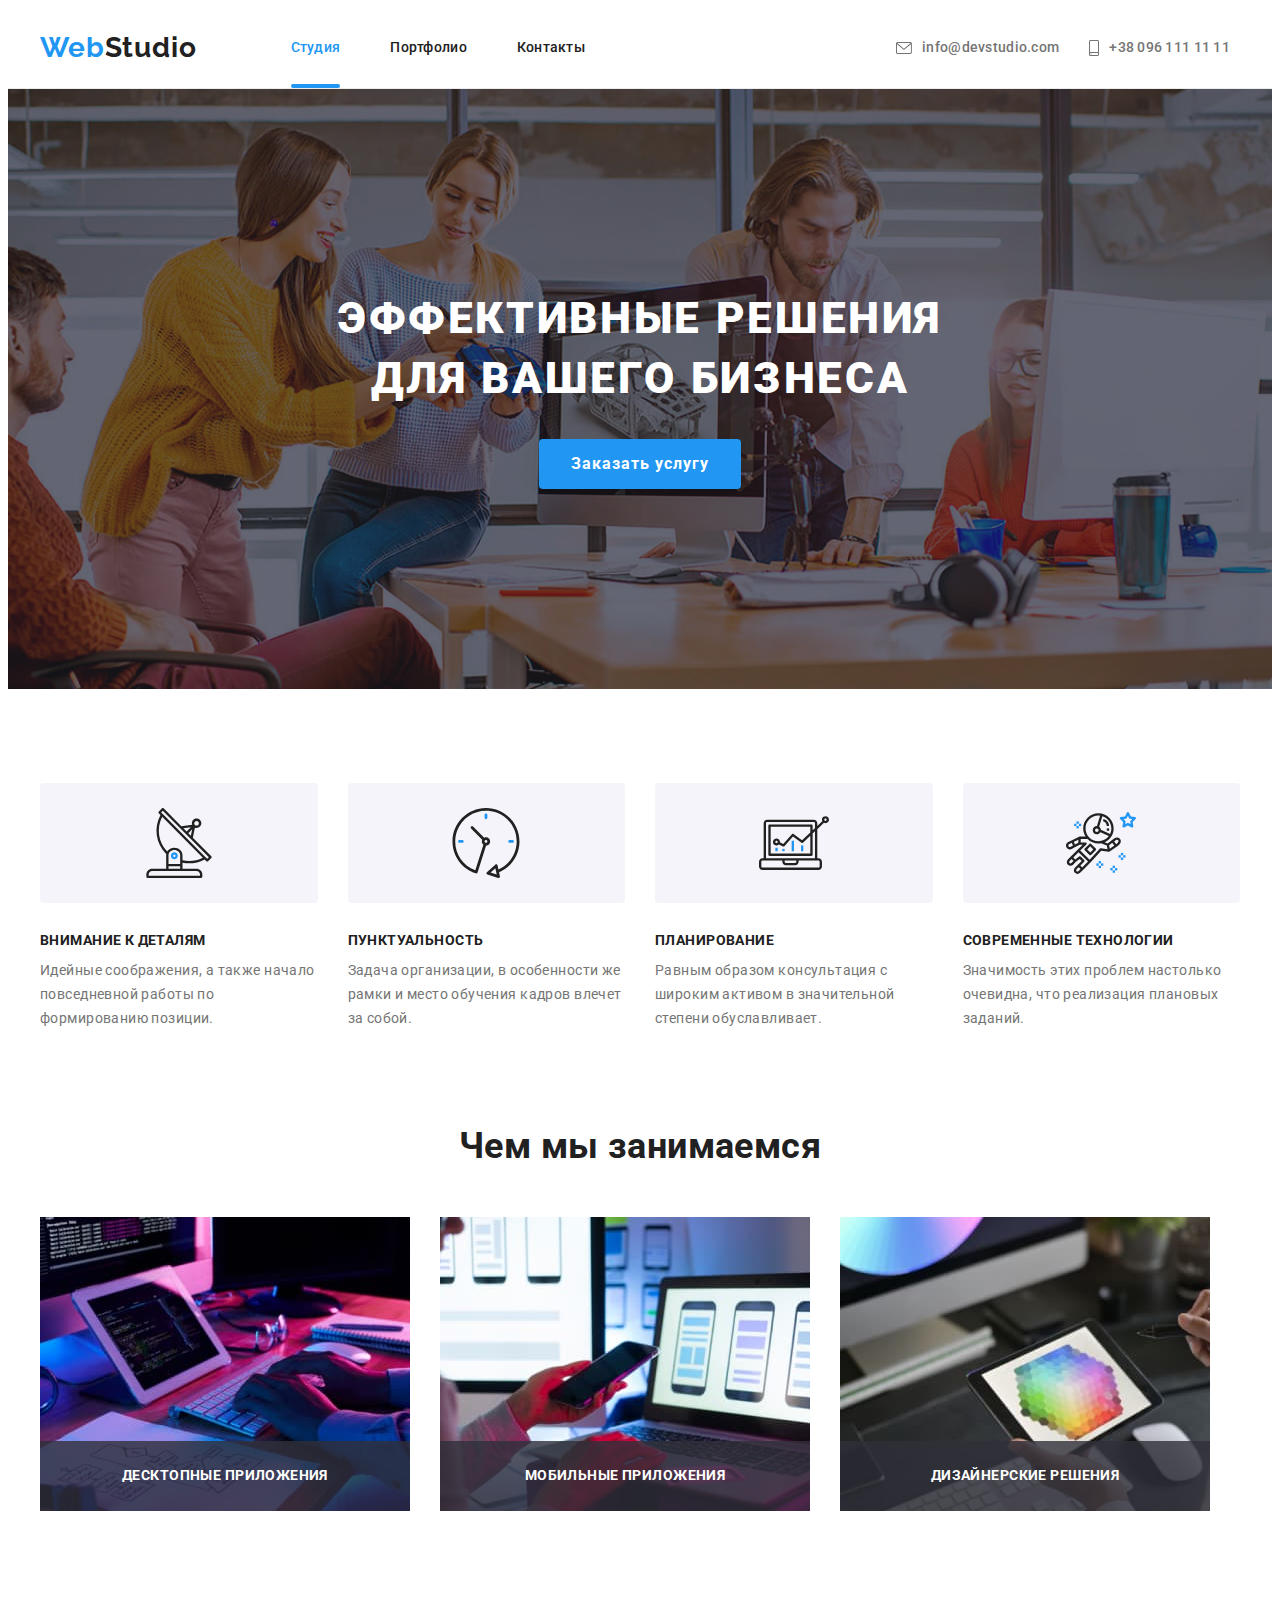
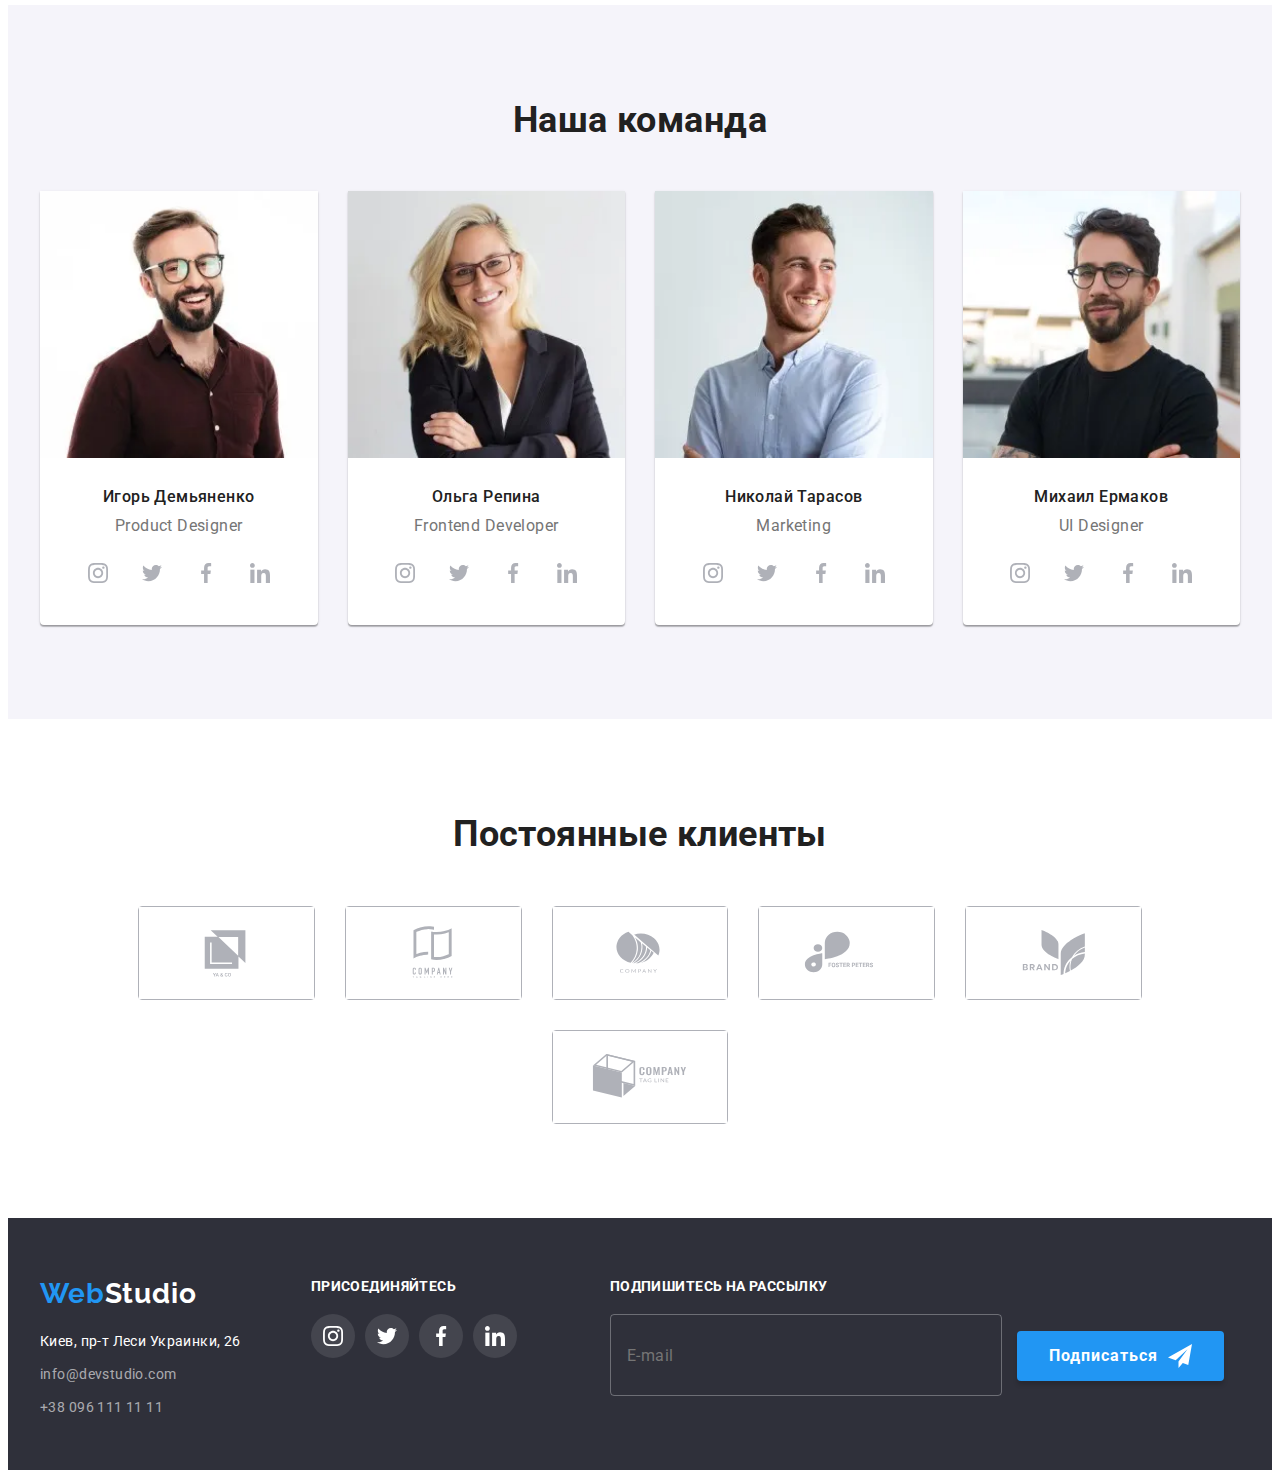
<file: index.html>
<!DOCTYPE html>
<html lang="ru">

<head>
    <meta charset="UTF-8">
    <meta http-equiv="X-UA-Compatible" content="IE=edge">
    <meta name="viewport" content="width=device-width, initial-scale=1.0">
    <title>Студия</title>
    <link rel="stylesheet"
        href="https://fonts.googleapis.com/css2?family=Raleway:wght@700&family=Roboto:wght@400;500;700;900&display=swap">
    <link rel="stylesheet" href="https://cdnjs.cloudflare.com/ajax/libs/modern-normalize/1.1.0/modern-normalize.min.css"
        integrity="sha512-wpPYUAdjBVSE4KJnH1VR1HeZfpl1ub8YT/NKx4PuQ5NmX2tKuGu6U/JRp5y+Y8XG2tV+wKQpNHVUX03MfMFn9Q=="
        crossorigin="anonymous" referrerpolicy="no-referrer" />
    <link rel="stylesheet" href="./css/main.min.css">

</head>

<body data-body>
    <!-- Секция Header -->
    <header class="section-header">
        <div class="container header-container">
            <div class="logoWrapper">
                <a class=" logo link" href="./index.html" aria-label="Логотип WebStudio">
                    Web<span class="logo__accent-header">Studio</span>
                </a>
            </div>
            <!-- Мобільне меню -->
            <button class="mobile-menu-btn" type="button" data-menu-button>
                <svg class="mobile-menu-icon" width="24px" height="16px">
                    <use class="mobile-menu-close" href="./images/icons.svg#icon-close-menu"></use>
                    <use class="mobile-menu-burger" href="./images/icons.svg#icon-menu"></use>
                </svg>
            </button>


            <div class="mobile-menu" data-menu>
                <ul class="mobile-menu-nav list">
                    <li class="mobile-menu-nav-item">
                        <a class="link mobile-menu-nav-current" href="./index.html">Студия</a>
                    </li>
                    <li class="mobile-menu-nav-item">
                        <a class="link" href="./portfolio.html">Портфолио</a>
                    </li>
                    <li class="mobile-menu-nav-item">
                        <a class="link" href="#">Контакты</a>
                    </li>
                </ul>
                <ul class="mobile-menu-contacts list">
                    <li class="mobile-menu-contacts-item">
                        <a class="mobile-menu-contacts-link accent link" href="tel:+380961111111">+38 096 111 11 11</a>
                    </li>
                    <li class="mobile-menu-contacts-item">
                        <a class="mobile-menu-contacts-link link"
                            href="mailto:info@devstudio.com">info@devstudio.com</a>
                    </li>
                </ul>
                <ul class="mobile-menu-socials list">
                    <li class="mobile-menu-social-item">
                        <a class="mobile-menu-social-link link" href="#" target="_blank"
                            rel="noopener no-referrer">Instagram</a>
                    </li>
                    <li class="mobile-menu-social-item">
                        <a class="mobile-menu-social-link link" href="#" target="_blank"
                            rel="noopener no-referrer">Twitter</a>
                    </li>
                    <li class="mobile-menu-social-item">
                        <a class="mobile-menu-social-link link" href="#" target="_blank"
                            rel="noopener no-referrer">Facebook</a>
                    </li>
                    <li class="mobile-menu-social-item">
                        <a class="mobile-menu-social-link link" href="#" target="_blank"
                            rel="noopener no-referrer">LinkedIn</a>
                    </li>
                </ul>
            </div>
            <!-- Навігація сайту -->
            <nav class="nav">
                <ul class="flex-position list">
                    <li class="nav-link link nav-link-active"><a href="./index.html">Студия</a></li>
                    <li class="nav-link link"><a href="./portfolio.html">Портфолио</a></li>
                    <li class="nav-link link"><a href="#">Контакты</a></li>
                </ul>
            </nav>
            <ul class="connection list">
                <li class="connection-item">
                    <a class="connection-link link" href="mailto:info@devstudio.com">
                        <svg class="connection-icon" width="16px" height="12px">
                            <use href="./images/icons.svg#icon-envelope"></use>
                        </svg> info@devstudio.com</a>
                </li>
                <li class="connection-icon">
                    <a class="connection-link link" href="tel:+380961111111">
                        <svg class="connection-icon" width="10px" height="16px">
                            <use href="./images/icons.svg#icon-smartphone"></use>
                        </svg> +38 096 111 11 11</a>
                </li>
            </ul>
        </div>
        </div>
    </header>
    <main>

        <!-- Секция 1 Hero -->
        <section class="hero section hero-overlay">
            <div class="container">
                <h1 class="hero-title">Эффективные решения для вашего бизнеса</h1>
                <button class="hero-button button" data-modal-open type="button">Заказать услугу</button>
            </div>
        </section>

        <!-- Секция Future -->
        <section class="features section">
            <div class="container">
                <h2 class="visually-hidden">Особенности</h2>
                <ul class="features-list list card-set">
                    <li class="features-item card-set__item">
                        <h3 class="features__title">Внимание к деталям</h3>
                        <p class="features__description">Идейные соображения, а также начало повседневной работы по
                            формированию позиции.</p>
                    </li>
                    <li class="features-item card-set__item">
                        <h3 class="features__title">Пунктуальность</h3>
                        <p class="features__description">Задача организации, в особенности же рамки и место обучения
                            кадров влечет за собой.</p>
                    </li>
                    <li class="features-item card-set__item">
                        <h3 class="features__title">Планирование</h3>
                        <p class="features__description">Равным образом консультация с широким активом в
                            значительной степени обуславливает.</p>
                    </li>
                    <li class="features-item card-set__item">
                        <h3 class="features__title">Современные технологии</h3>
                        <p class="features__description">Значимость этих проблем настолько очевидна, что реализация
                            плановых заданий.</p>
                    </li>
                </ul>
            </div>
        </section>
        <!-- Секция Our-work -->
        <section class="section our-work">
            <div class="container">
                <h2 class="section-title">Чем мы занимаемся</h2>
                <ul class="flex-position list">
                    <li class="our-work__item"><img src="./images/about-us/img1-lr.jpg" alt="Программное-обеспечение"
                            width="370" height="294" />
                        <p class="our-work__desc">Десктопные приложения</p>
                    </li>
                    <li class="our-work__item"><img src="./images/about-us/img2-lr.jpg" alt="Мобильные-приложения"
                            width="370" height="294" />
                        <p class="our-work__desc">Мобильные приложения</p>
                    </li>
                    <li class="our-work__item"><img src="./images/about-us/img3-lr.jpg" alt="Дизайнерские-решения"
                            width="370" height="294" />
                        <p class="our-work__desc">Дизайнерские решения</p>
                    </li>
                </ul>
            </div>
        </section>
        <!-- Секция Our-team -->
        <section class="our-team section">
            <div class="container">
                <h2 class="section-title">Наша команда</h2>
                <ul class="list card-set team-list">
                    <li class="team-list-item card-set__item">
                        <!-- <img 
                        class="team-avatar"
                        srcset="
                        ./images/team/w/img1-270.jpg 270w,
                        ./images/team/w/img1-354.jpg 354w,
                        ./images/team/w/img1-450.jpg 450w,
                        ./images/team/w/img1-540.jpg 540w,
                        ./images/team/w/img1-708.jpg 708w,
                        ./images/team/w/img1-900.jpg 900w"
                        sizes="(min-width: 1200px) 270px, (min-width: 768px) 354px, (max-width: 767px) 450 px, 100vw"
                        src="./images/team/team-player.jpg" 
                        alt="Игорь-Демьяненко" 
                        width="450" 
                        height="460" /> -->
                        <picture>
                            <source media="(min-width: 1200px)"
                                srcset="./images/team/team-player1-lr.webp 1x, ./images/team/team-player1-lr@2x.webp 2x"
                                type="image/webp">

                            <source media="(min-width: 1200px)"
                                srcset="./images/team/team-player1-lr.jpg 1x, ./images/team/team-player1-lr@2x.jpg 2x"
                                type="image/jpg">

                            <source media="(min-width: 768px)"
                                srcset="./images/team/team-player1-md.webp, ./images/team/team-player1-md@2x.webp 2x"
                                type="image/webp">

                            <source media="(min-width: 768px)"
                                srcset="./images/team/team-player1-md.jpg, ./images/team/team-player1-md@2x.jpg 2x"
                                type="image/jpg">

                            <source media="(max-width: 767px)"
                                srcset="./images/team/team-player1-sm.webp 1x, ./images/team/team-player1-sm@2x.webp 2x"
                                type="image/webp">

                            <source media="(max-width: 767px)"
                                srcset="./images/team/team-player1-sm.jpg 1x, ./images/team/team-player1-sm@2x.jpg 2x"
                                type="image/jpg">
                            <img src="./images/team/team-player1-sm.jpg" alt="Игорь-Демьяненко" width="450"
                                height="460" />
                        </picture>
                        <div class="team-member-description">
                            <h3 class="team-member-title">Игорь Демьяненко</h3>
                            <p class="team-member-position" lang="eu">Product Designer</p>
                            <ul class="list social-media">
                                <li class="social-media-item">
                                    <a class="social-media-link link" href="#" target="_blank"
                                        rel="noopener no-referrer" aria-label="instagram">
                                        <svg class="social-media-icon" width="20px" height="20px">
                                            <use href="./images/icons.svg#icon-instagram"></use>
                                        </svg>
                                    </a>
                                </li>
                                <li class="social-media-item">
                                    <a class="social-media-link link" href="#" target="_blank"
                                        rel="noopener no-referrer" aria-label="twitter">
                                        <svg class="social-media-icon" width="20px" height="20px">
                                            <use href="./images/icons.svg#icon-twitter"></use>
                                        </svg>
                                    </a>
                                </li>
                                <li class="social-media-item">
                                    <a class="social-media-link link" href="#" target="_blank"
                                        rel="noopener no-referrer" aria-label="facebook">
                                        <svg class="social-media-icon" width="20px" height="20px">
                                            <use href="./images/icons.svg#icon-facebook"></use>
                                        </svg>
                                    </a>
                                </li>
                                <li class="social-media-item">
                                    <a class="social-media-link link" href="#" target="_blank"
                                        rel="noopener no-referrer" aria-label="linkedin">
                                        <svg class="social-media-icon" width="20px" height="20px">
                                            <use href="./images/icons.svg#icon-linkedin"></use>
                                        </svg>
                                    </a>
                                </li>
                            </ul>
                        </div>
                    </li>
                    <li class="team-list-item card-set__item">
                        <picture>

                            <source media="(min-width: 1200px)"
                                srcset="./images/team/team-player2-lr.webp 1x, ./images/team/team-player2-lr@2x.webp 2x"
                                type="image/webp">

                            <source media="(min-width: 1200px)"
                                srcset="./images/team/team-player2-lr.jpg 1x, ./images/team/team-player2-lr@2x.jpg 2x"
                                type="image/jpg">

                            <source media="(min-width: 768px)"
                                srcset="./images/team/team-player2-md.webp, ./images/team/team-player2-md@2x.webp 2x"
                                type="image/webp">

                            <source media="(min-width: 768px)"
                                srcset="./images/team/team-player2-md.jpg, ./images/team/team-player2-md@2x.jpg 2x"
                                type="image/jpg">

                            <source media="(max-width: 767px)"
                                srcset="./images/team/team-player2-sm.webp 1x, ./images/team/team-player2-sm@2x.webp 2x"
                                type="image/webp">

                            <source media="(max-width: 767px)"
                                srcset="./images/team/team-player2-sm.jpg 1x, ./images/team/team-player2-sm@2x.jpg 2x"
                                type="image/jpg">
                            <img src="./images/team/team-player2-sm.jpg" alt="Ольга-Репина" width="450" height="460" />
                        </picture>
                        <!-- <img src="./images/team/team-player(1).jpg" alt="Ольга-Репина" width="270" height="460" /> -->
                        <div class="team-member-description">
                            <h3 class="team-member-title">Ольга Репина</h3>
                            <p class="team-member-position" lang="eu">Frontend Developer</p>
                            <ul class="list social-media">
                                <li class="social-media-item">
                                    <a class="social-media-link link" href="#" target="_blank"
                                        rel="noopener no-referrer" aria-label="instagram">
                                        <svg class="social-media-icon" width="20px" height="20px">
                                            <use href="./images/icons.svg#icon-instagram"></use>
                                        </svg>
                                    </a>
                                </li>
                                <li class="social-media-item">
                                    <a class="social-media-link link" href="#" target="_blank"
                                        rel="noopener no-referrer" aria-label="twitter">
                                        <svg class="social-media-icon" width="20px" height="20px">
                                            <use href="./images/icons.svg#icon-twitter"></use>
                                        </svg>
                                    </a>
                                </li>
                                <li class="social-media-item">
                                    <a class="social-media-link link" href="#" target="_blank"
                                        rel="noopener no-referrer" aria-label="facebook">
                                        <svg class="social-media-icon" width="20px" height="20px">
                                            <use href="./images/icons.svg#icon-facebook"></use>
                                        </svg>
                                    </a>
                                </li>
                                <li class="social-media-item">
                                    <a class="social-media-link link" href="#" target="_blank"
                                        rel="noopener no-referrer" aria-label="linkedin">
                                        <svg class="social-media-icon" width="20px" height="20px">
                                            <use href="./images/icons.svg#icon-linkedin"></use>
                                        </svg>
                                    </a>
                                </li>
                            </ul>
                        </div>
                    </li>
                    <li class="team-list-item card-set__item">
                        <picture>

                            <source media="(min-width: 1200px)"
                                srcset="./images/team/team-player3-lr.webp 1x, ./images/team/team-player3-lr@2x.webp 2x"
                                type="image/webp">

                            <source media="(min-width: 1200px)"
                                srcset="./images/team/team-player3-lr.jpg 1x, ./images/team/team-player3-lr@2x.jpg 2x"
                                type="image/jpg">

                            <source media="(min-width: 768px)"
                                srcset="./images/team/team-player3-md.webp, ./images/team/team-player3-md@2x.webp 2x"
                                type="image/webp">

                            <source media="(min-width: 768px)"
                                srcset="./images/team/team-player3-md.jpg, ./images/team/team-player3-md@2x.jpg 2x"
                                type="image/jpg">

                            <source media="(max-width: 767px)"
                                srcset="./images/team/team-player3-sm.webp 1x, ./images/team/team-player3-sm@2x.webp 2x"
                                type="image/webp">

                            <source media="(max-width: 767px)"
                                srcset="./images/team/team-player3-sm.jpg 1x, ./images/team/team-player3-sm@2x.jpg 2x"
                                type="image/jpg">
                            <img src="./images/team/team-player3-sm.jpg" alt="Николай-Тарасов" width="450"
                                height="460" />
                        </picture>
                        <!-- <img src="./images/team/team-player(2).jpg" alt="Николай-Тарасов" width="270" height="260" /> -->
                        <div class="team-member-description">
                            <h3 class="team-member-title">Николай Тарасов</h3>
                            <p class="team-member-position" lang="eu">Marketing</p>
                            <ul class="list social-media">
                                <li class="social-media-item">
                                    <a class="social-media-link link" href="#" target="_blank"
                                        rel="noopener no-referrer" aria-label="instagram">
                                        <svg class="social-media-icon" width="20px" height="20px">
                                            <use href="./images/icons.svg#icon-instagram"></use>
                                        </svg>
                                    </a>
                                </li>
                                <li class="social-media-item">
                                    <a class="social-media-link link" href="#" target="_blank"
                                        rel="noopener no-referrer" aria-label="twitter">
                                        <svg class="social-media-icon" width="20px" height="20px">
                                            <use href="./images/icons.svg#icon-twitter"></use>
                                        </svg>
                                    </a>
                                </li>
                                <li class="social-media-item">
                                    <a class="social-media-link link" href="#" target="_blank"
                                        rel="noopener no-referrer" aria-label="facebook">
                                        <svg class="social-media-icon" width="20px" height="20px">
                                            <use href="./images/icons.svg#icon-facebook"></use>
                                        </svg>
                                    </a>
                                </li>
                                <li class="social-media-item">
                                    <a class="social-media-link link" href="#" target="_blank"
                                        rel="noopener no-referrer" aria-label="linkedin">
                                        <svg class="social-media-icon" width="20px" height="20px">
                                            <use href="./images/icons.svg#icon-linkedin"></use>
                                        </svg>
                                    </a>
                                </li>
                            </ul>
                        </div>
                    </li>
                    <li class="team-list-item card-set__item">
                        <picture>

                            <source media="(min-width: 1200px)"
                                srcset="./images/team/team-player4-lr.webp 1x, ./images/team/team-player4-lr@2x.webp 2x"
                                type="image/webp">

                            <source media="(min-width: 1200px)"
                                srcset="./images/team/team-player4-lr.jpg 1x, ./images/team/team-player4-lr@2x.jpg 2x"
                                type="image/jpg">

                            <source media="(min-width: 768px)"
                                srcset="./images/team/team-player4-md.webp, ./images/team/team-player4-md@2x.webp 2x"
                                type="image/webp">

                            <source media="(min-width: 768px)"
                                srcset="./images/team/team-player4-md.jpg, ./images/team/team-player4-md@2x.jpg 2x"
                                type="image/jpg">

                            <source media="(max-width: 767px)"
                                srcset="./images/team/team-player4-sm.webp 1x, ./images/team/team-player4-sm@2x.webp 2x"
                                type="image/webp">

                            <source media="(max-width: 767px)"
                                srcset="./images/team/team-player4-sm.jpg 1x, ./images/team/team-player4-sm@2x.jpg 2x"
                                type="image/jpg">
                            <img src="./images/team/team-player4-sm.jpg" alt="Николай-Тарасов" width="450"
                                height="460" />
                        </picture>
                        <!-- <img src="./images/team/team-player(3).jpg" alt="Михаил-Ермаков" width="270" height="260" /> -->
                        <div class="team-member-description">
                            <h3 class="team-member-title">Михаил Ермаков</h3>
                            <p class="team-member-position" lang="eu">UI Designer</p>
                            <ul class="list social-media">
                                <li class="social-media-item">
                                    <a class="social-media-link link" href="#" target="_blank"
                                        rel="noopener no-referrer" aria-label="instagram">
                                        <svg class="social-media-icon" width="20px" height="20px">
                                            <use href="./images/icons.svg#icon-instagram"></use>
                                        </svg>
                                    </a>
                                </li>
                                <li class="social-media-item">
                                    <a class="social-media-link link" href="#" target="_blank"
                                        rel="noopener no-referrer" aria-label="twitter">
                                        <svg class="social-media-icon" width="20px" height="20px">
                                            <use href="./images/icons.svg#icon-twitter"></use>
                                        </svg>
                                    </a>
                                </li>
                                <li class="social-media-item">
                                    <a class="social-media-link link" href="#" target="_blank"
                                        rel="noopener no-referrer" aria-label="facebook">
                                        <svg class="social-media-icon" width="20px" height="20px">
                                            <use href="./images/icons.svg#icon-facebook"></use>
                                        </svg>
                                    </a>
                                </li>
                                <li class="social-media-item">
                                    <a class="social-media-link link" href="#" target="_blank"
                                        rel="noopener no-referrer" aria-label="linkedin">
                                        <svg class="social-media-icon" width="20px" height="20px">
                                            <use href="./images/icons.svg#icon-linkedin"></use>
                                        </svg>
                                    </a>
                                </li>
                            </ul>
                        </div>
                    </li>
                </ul>
            </div>
        </section>
        <!-- Секция Our-client -->
        <section class="section">
            <div class="container">
                <h2 class="section-title">Постоянные клиенты</h2>
                <ul class="list our-clients card-set">
                    <li class="our-clients-item card-set__item">
                        <a class="our-clients-link link" href="#" target="_blank" rel="noopener no-referrer"
                            aria-label="YA & CO">
                            <svg class="our-clients-icon" width="106px" height="60px">
                                <use href="./images/icons.svg#icon-client-1"></use>
                            </svg>
                        </a>
                    </li>
                    <li class="our-clients-item card-set__item">
                        <a class="our-clients-link link" href="#" target="_blank" rel="noopener no-referrer"
                            aria-label="Company Tagline Here">
                            <svg class="our-clients-icon" width="106px" height="60px">
                                <use href="./images/icons.svg#icon-client-2"></use>
                            </svg>
                        </a>
                    </li>
                    <li class="our-clients-item card-set__item">
                        <a class="our-clients-link link" href="#" target="_blank" rel="noopener no-referrer"
                            aria-label="Company">
                            <svg class="our-clients-icon" width="106px" height="60px">
                                <use href="./images/icons.svg#icon-client-3"></use>
                            </svg>
                        </a>
                    </li>
                    <li class="our-clients-item card-set__item">
                        <a class="our-clients-link link" href="#" target="_blank" rel="noopener no-referrer"
                            aria-label="Foster Peters">
                            <svg class="our-clients-icon" width="106px" height="60px">
                                <use href="./images/icons.svg#icon-client-4"></use>
                            </svg>
                        </a>
                    </li>
                    <li class="our-clients-item card-set__item">
                        <a class="our-clients-link link" href="#" target="_blank" rel="noopener no-referrer"
                            aria-label="Brand">
                            <svg class="our-clients-icon" width="106px" height="60px">
                                <use href="./images/icons.svg#icon-client-5"></use>
                            </svg>
                        </a>
                    </li>
                    <li class="our-clients-item card-set__item">
                        <a class="our-clients-link link" href="#" target="_blank" rel="noopener no-referrer"
                            aria-label="Company Tag Line">
                            <svg class="our-clients-icon" width="106px" height="60px">
                                <use href="./images/icons.svg#icon-client-6"></use>
                            </svg>
                        </a>
                    </li>
                </ul>
            </div>
        </section>
    </main>

    <!-- Секция Footer -->
    <footer class="page-footer">
        <div class="container footer-container">
            <div class="footer-wrapper">
                <div class="footer-adress">
                    <a class="logo link logo-footer" href="./index.html">
                        Web<span class="logo__accent-footer">Studio</span>
                    </a>
                    <address class="address">
                        <ul class="footer-list list">
                            <li class="footer-list-item"><a class="footer-list-address-link link"
                                    href="https://goo.gl/maps/Rm4vWPJoZRs2Vfyq5" target="_blank"
                                    rel="noopener nofollow">Киев, пр-т Леси Украинки, 26</a></li>
                            <li class="footer-list-item"><a class="footer-list-link link"
                                    href="mailto:info@devstudio.com">info@devstudio.com</a></li>
                            <li class="footer-list-item"><a class="footer-list-link link" href="tel:+380961111111">+38
                                    096
                                    111 11
                                    11</a>
                            </li>
                        </ul>
                    </address>
                </div>
                <div class="footer-social-link link">
                    <p class="footer-social-slogan"><strong>присоединяйтесь</strong></p>
                    <ul class="list social-media">
                        <li class="social-media-item">
                            <a class="social-media-link footer-media-link link" href="#" target="_blank"
                                rel="noopener no-referrer" aria-label="instagram">
                                <svg class="social-media-icon-footer" width="20px" height="20px">
                                    <use href="./images/icons.svg#icon-instagram"></use>
                                </svg>
                            </a>
                        </li>
                        <li class="social-media-item">
                            <a class="social-media-link footer-media-link link" href="#" target="_blank"
                                rel="noopener no-referrer" aria-label="twitter">
                                <svg class="social-media-icon-footer" width="20px" height="20px">
                                    <use href="./images/icons.svg#icon-twitter"></use>
                                </svg>
                            </a>
                        </li>
                        <li class="social-media-item">
                            <a class="social-media-link footer-media-link link" href="#" target="_blank"
                                rel="noopener no-referrer" aria-label="facebook">
                                <svg class="social-media-icon-footer" width="20px" height="20px">
                                    <use href="./images/icons.svg#icon-facebook"></use>
                                </svg>
                            </a>
                        </li>
                        <li class="social-media-item">
                            <a class="social-media-link footer-media-link link" href="#" target="_blank"
                                rel="noopener no-referrer" aria-label="linkedin">
                                <svg class="social-media-icon-footer" width="20px" height="20px">
                                    <use href="./images/icons.svg#icon-linkedin"></use>
                                </svg>
                            </a>
                        </li>
                    </ul>
                </div>
            </div>
            <div class="footer-subscribe">
                <p class="footer-social-slogan"><strong>Подпишитесь на рассылку</strong></p>
                <form name="subscribe-form" autocomplete="on">
                    <label class="subscribe-form">
                        <input class="subscribe-form-input" type="email" name="email" placeholder="E-mail" minlength="5"
                            required>
                    </label>
                    <button class="submit-button-footer button" type="submit">Подписаться
                        <svg class="subscribe-icon-footer" width="24px" height="24px">
                            <use href="./images/icons.svg#icon-send"></use>
                        </svg>
                    </button>
                </form>
            </div>
        </div>
    </footer>

    <!-- Модальне вікно -->
    <div class="backdrop is-hidden" data-modal>
        <div class="modal">
            <button class="close-btn" data-modal-close type="button">
                <svg class="close-icon" width="11px" height="11px">
                    <use href="./images/icons.svg#icon-close"></use>
                </svg>
            </button>
            <strong class="modal__title">Оставьте свои данные, мы вам перезвоним</strong>
            <form class="singup-form" name="singup-form" autocomplete="on">
                <div class="form-field-container">
                    <span class="form-field-label">Имя</span>
                    <label class="form-field">
                        <input class="modal-input" type="text" name="user-name" placeholder=" " autofocus minlength="2"
                            required>
                        <svg class="modal-field-icon" width="12px" height="12px">
                            <use href="./images/icons.svg#icon-name"></use>
                        </svg>
                    </label>
                </div>
                <div class="form-field-container">
                    <span class="form-field-label">Телефон</span>
                    <label class="form-field">
                        <input type="tel" name="user-phone" placeholder=" " minlength="10" pattern="[0-9]{10}" required>
                        <svg class="modal-field-icon" width="14px" height="14px">
                            <use href="./images/icons.svg#icon-tel"></use>
                        </svg>
                    </label>
                </div>
                <div class="form-field-container">
                    <span class="form-field-label">Почта</span>
                    <label class="form-field">
                        <input class="" type="email" name="user-email" placeholder=" " minlength="2" required>
                        <svg class="modal-field-icon" width="19px" height="16px">
                            <use href="./images/icons.svg#icon-mail"></use>
                        </svg>
                    </label>
                </div>
                <div class="form-field-container">
                    <span class="form-field-label">Комментарий</span>
                    <label class="form-field-area">
                        <textarea name="user-massage" id="" cols="30" rows="10" placeholder="Введите текст"
                            minlength="10" required></textarea>
                    </label>
                </div>
                <div class="form-field-container">
                    <label class="form-checkbox">
                        <input type="checkbox" name="user-agreement" required>
                        <span class="form-custom-checkbox">
                            <svg class="" width="15px" height="12px">
                                <use href="./images/icons.svg#icon-choose"></use>
                            </svg>
                        </span>
                    </label>

                    <span class="form-checkbox-lable">Соглашаюсь с рассылкой и принимаю
                        <a class="submit-check-agree" href="#" target="_blank" rel="noopener no-referrer">Условия
                            договора
                        </a>
                    </span>
                </div>
                <button class="submit-button-modal button" type="submit">Отправить </button>
            </form>
        </div>
    </div>

    <script src="./js/modal.js"></script>
    <script src="./js/menu.js"></script>
</body>

</html>
</file>
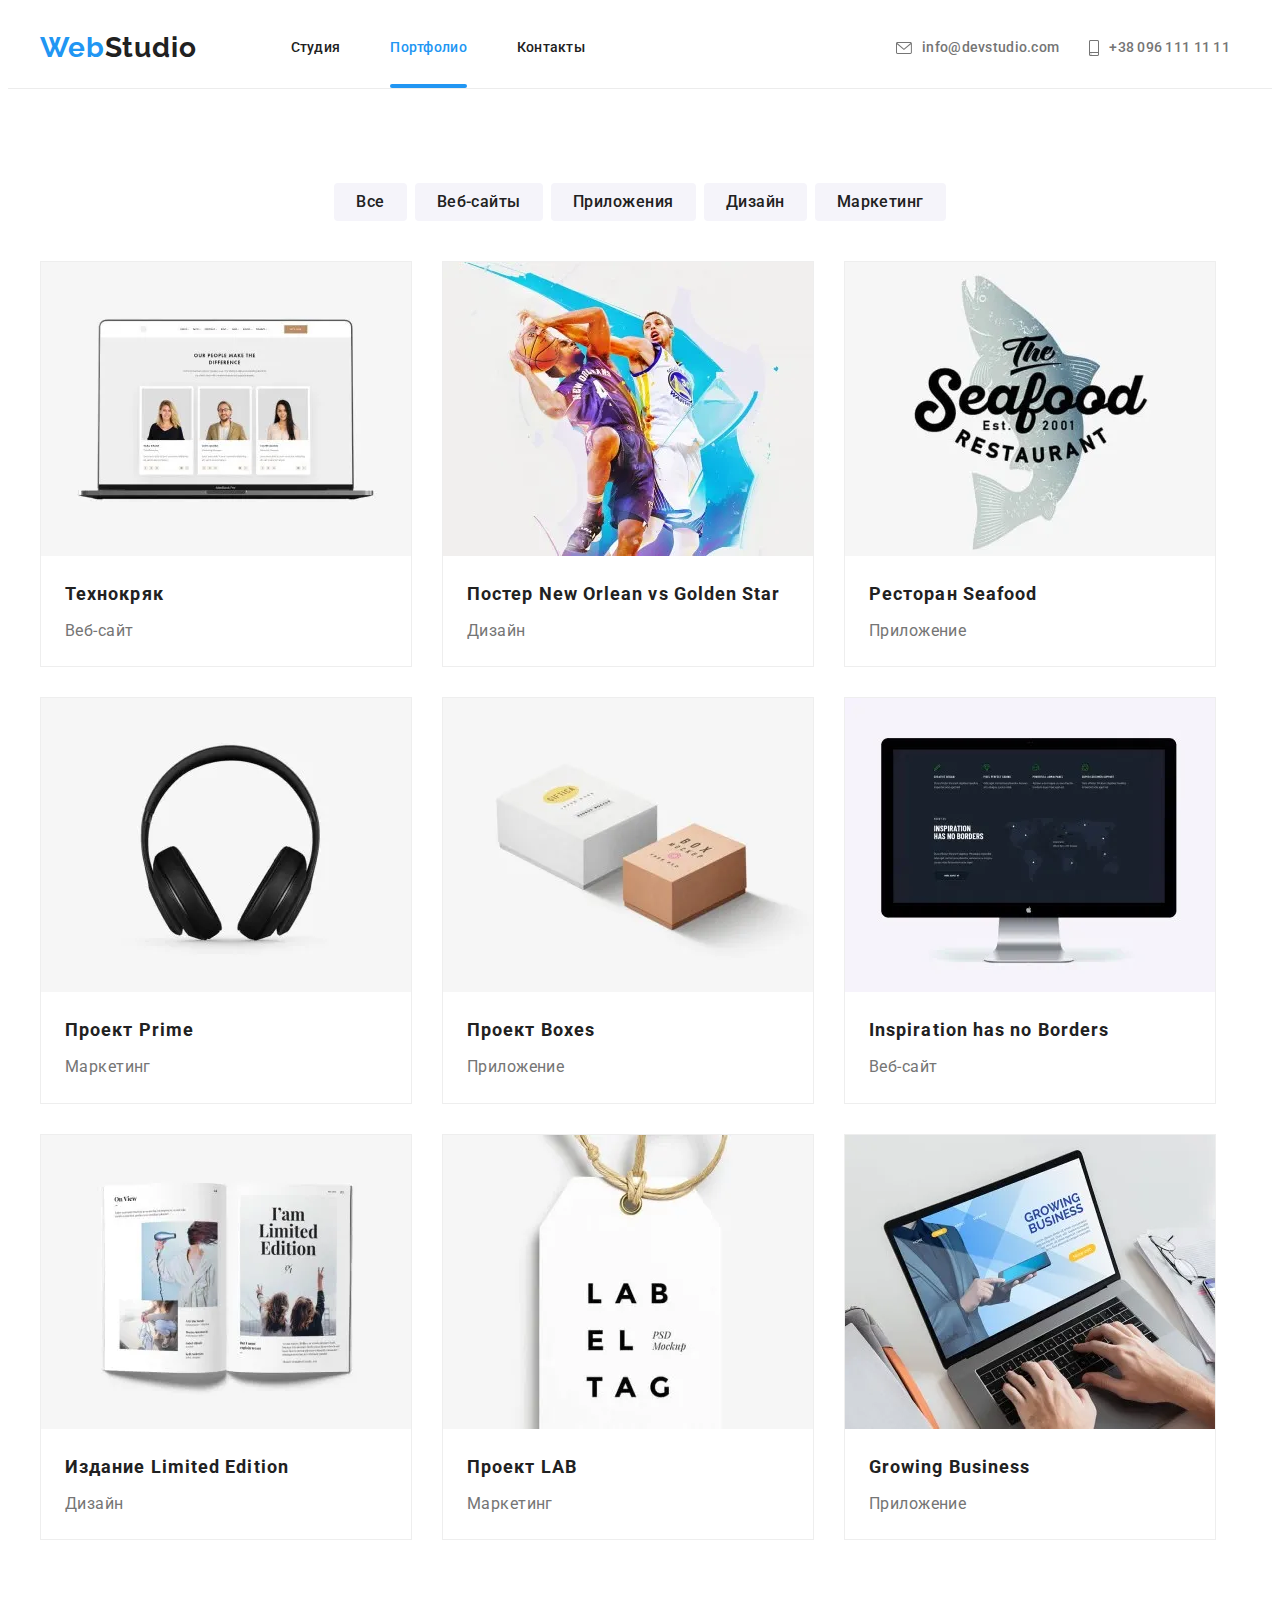
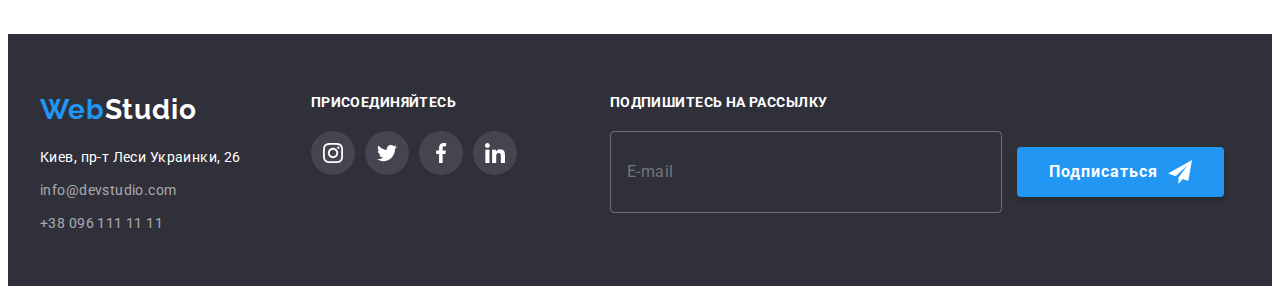
<file: portfolio.html>
<!DOCTYPE html>
<html lang="ru">

<head>
    <meta charset="UTF-8">
    <meta http-equiv="X-UA-Compatible" content="IE=edge">
    <meta name="viewport" content="width=device-width, initial-scale=1.0">
    <title>Студия</title>
    <link rel="stylesheet"
        href="https://fonts.googleapis.com/css2?family=Raleway:wght@700&family=Roboto:wght@400;500;700;900&display=swap">
    <link rel="stylesheet" href="https://cdnjs.cloudflare.com/ajax/libs/modern-normalize/1.1.0/modern-normalize.min.css"
        integrity="sha512-wpPYUAdjBVSE4KJnH1VR1HeZfpl1ub8YT/NKx4PuQ5NmX2tKuGu6U/JRp5y+Y8XG2tV+wKQpNHVUX03MfMFn9Q=="
        crossorigin="anonymous" referrerpolicy="no-referrer" />
    <link rel="stylesheet" href="./css/main.min.css">

</head>

<body data-body>
    <!-- Секция Header -->
    <header class="section-header">
        <div class="container header-container">
            <div class="logoWrapper">
                <a class=" logo link" href="./index.html" aria-label="Логотип WebStudio">
                    Web<span class="logo__accent-header">Studio</span>
                </a>
            </div>
            <!-- Мобільне меню -->
            <button class="mobile-menu-btn" type="button" data-menu-button>
                <svg class="mobile-menu-icon" width="24px" height="16px">
                    <use class="mobile-menu-close" href="./images/icons.svg#icon-close-menu"></use>
                    <use class="mobile-menu-burger" href="./images/icons.svg#icon-menu"></use>
                </svg>
            </button>

            <div class="mobile-menu" data-menu>
                <ul class="mobile-menu-nav list">
                    <li class="mobile-menu-nav-item">
                        <a class="link" href="./index.html">Студия</a>
                    </li>
                    <li class="mobile-menu-nav-item">
                        <a class="link mobile-menu-nav-current" href="./portfolio.html">Портфолио</a>
                    </li>
                    <li class="mobile-menu-nav-item">
                        <a class="link" href="#">Контакты</a>
                    </li>
                </ul>
                <ul class="mobile-menu-contacts list">
                    <li class="mobile-menu-contacts-item">
                        <a class="mobile-menu-contacts-link accent link" href="tel:+380961111111" target="_blank"
                            rel="noopener no-referrer">+38 096 111 11 11</a>
                    </li>
                    <li class="mobile-menu-contacts-item">
                        <a class="mobile-menu-contacts-link link" href="mailto:info@devstudio.com" target="_blank"
                            rel="noopener no-referrer">info@devstudio.com</a>
                    </li>
                </ul>
                <ul class="mobile-menu-socials list">
                    <li class="mobile-menu-social-item">
                        <a class="mobile-menu-social-link link" href="#" target="_blank"
                            rel="noopener no-referrer">Instagram</a>
                    </li>
                    <li class="mobile-menu-social-item">
                        <a class="mobile-menu-social-link link" href="#" target="_blank"
                            rel="noopener no-referrer">Twitter</a>
                    </li>
                    <li class="mobile-menu-social-item">
                        <a class="mobile-menu-social-link link" href="#" target="_blank"
                            rel="noopener no-referrer">Facebook</a>
                    </li>
                    <li class="mobile-menu-social-item">
                        <a class="mobile-menu-social-link link" href="#" target="_blank"
                            rel="noopener no-referrer">LinkedIn</a>
                    </li>
                </ul>
            </div>
            <!-- Навігація сайту -->
            <nav class="nav">
                <ul class="flex-position list">
                    <li class="nav-link link"><a class="" href="./index.html">Студия</a></li>
                    <li class="nav-link link nav-link-active"><a href="./portfolio.html">Портфолио</a></li>
                    <li class="nav-link link"><a href="#">Контакты</a></li>
                </ul>
            </nav>
            <ul class="connection list">
                <li class="connection-item">
                    <a class="connection-link link" href="mailto:info@devstudio.com">
                        <svg class="connection-icon" width="16px" height="12px">
                            <use href="./images/icons.svg#icon-envelope"></use>
                        </svg> info@devstudio.com</a>
                </li>
                <li class="connection-icon">
                    <a class="connection-link link" href="tel:+380961111111">
                        <svg class="connection-icon" width="10px" height="16px">
                            <use href="./images/icons.svg#icon-smartphone"></use>
                        </svg> +38 096 111 11 11</a>
                </li>
            </ul>
        </div>
        </div>
    </header>
    <main>

        <!-- Секция Примеры работ -->
        <section class="section">
            <div class="container">
                <h1 class="visually-hidden">Примеры работ</h1>
                <ul class="filter list">
                    <li class="filter__item">
                        <button class="filter__button" type="button">Все</button>
                    </li>
                    <li class="filter__item">
                        <button class="filter__button" type="button">Веб-сайты</button>
                    </li>
                    <li class="filter__item">
                        <button class="filter__button" type="button">Приложения</button>
                    </li>
                    <li class="filter__item">
                        <button class="filter__button" type="button">Дизайн</button>
                    </li>
                    <li class="filter__item">
                        <button class="filter__button" type="button">Маркетинг</button>
                    </li>
                </ul>

                <ul class="project-list  list card-set">
                    <li class="project-list__item card-set__item">
                        <a class="project-list__link" href="#" target="_blank" rel="noopener no-referrer"
                            aria-label="Веб-сайт Технокряк">
                            <div class="portfolio-thumb">
                                <picture>
                                    <source media="(min-width: 1200px)"
                                        srcset="./images/portfolio/w/img1-lr.webp 1x, ./images/portfolio/w/img1-lr@2x.webp 2x"
                                        type="image/webp">

                                    <source media="(min-width: 1200px)"
                                        srcset="./images/portfolio/w/img1-lr.jpg 1x, ./images/portfolio/w/img1-lr@2x.jpg 2x"
                                        type="image/jpg">

                                    <source media="(min-width: 768px)"
                                        srcset="./images/portfolio/w/img1-md.webp, ./images/portfolio/w/img1-md@2x.webp 2x"
                                        type="image/webp>

                                    <source media=" (min-width: 768px)"
                                        srcset="./images/portfolio/w/img1-md.jpg, ./images/portfolio/w/img1-md@2x.jpg 2x"
                                        type="image/jpg">

                                    <source media="(max-width: 767px)"
                                        srcset="./images/portfolio/w/img1-sm.webp 1x, ./images/portfolio/w/img1-sm@2x.webp 2x"
                                        type="image/webp">

                                    <source media="(max-width: 767px)"
                                        srcset="./images/portfolio/w/img1-sm.jpg 1x, ./images/portfolio/w/img1-sm@2x.jpg 2x"
                                        type="image/jpg">
                                    <img src="./images/portfolio/w/img1-sm.jpg" alt="Технокряк" width="450"
                                        height="294" />
                                </picture>
                                <!-- <img src="./images/portfolio/technocrack.jpg" alt="Технокряк" width="450" height="294"> -->
                                <div class="portfolio-overlay">
                                    <p class="portfolio-desc">
                                        Ресурс предлагает комплексные предложения с разным уровнем функционала и
                                        сервисов.
                                        Все
                                        это
                                        позволит посетителю получить исчерпывающие сведения о компании или частном лице.
                                    </p>
                                </div>
                            </div>
                            <div class="list-item-description">
                                <h2 class="project-title">Технокряк</h2>
                                <p class="project-type">Веб-сайт</p>
                            </div>
                        </a>
                    </li>

                    </li>
                    <li class="project-list__item card-set__item">
                        <a class="project-list__link" href="#" target="_blank" rel="noopener no-referrer"
                            aria-label="Дизайн Постер New Orlean vs Golden Star">
                            <div class="portfolio-thumb">
                                <picture>
                                    <source media="(min-width: 1200px)"
                                        srcset="./images/portfolio/w/img2-lr.webp 1x, ./images/portfolio/w/img2-lr@2x.webp 2x"
                                        type="image/webp">

                                    <source media="(min-width: 1200px)"
                                        srcset="./images/portfolio/w/img2-lr.jpg 1x, ./images/portfolio/w/img2-lr@2x.jpg 2x"
                                        type="image/jpg">

                                    <source media="(min-width: 768px)"
                                        srcset="./images/portfolio/w/img2-md.webp, ./images/portfolio/w/img2-md@2x.webp 2x"
                                        type="image/webp>

                                <source media=" (min-width: 768px)"
                                        srcset="./images/portfolio/w/img2-md.jpg, ./images/portfolio/w/img2-md@2x.jpg 2x"
                                        type="image/jpg">

                                    <source media="(max-width: 767px)"
                                        srcset="./images/portfolio/w/img2-sm.webp 1x, ./images/portfolio/w/img2-sm@2x.webp 2x"
                                        type="image/webp">

                                    <source media="(max-width: 767px)"
                                        srcset="./images/portfolio/w/img2-sm.jpg 1x, ./images/portfolio/w/img2-sm@2x.jpg 2x"
                                        type="image/jpg">
                                    <img src="./images/portfolio/w/img2-sm.jpg" alt="Технокряк" width="450"
                                        height="294" />
                                </picture>
                                <!-- <img src="./images/portfolio/new-orlean-vs-golden-star.jpg"
                                alt="Постер-New-Orlean-vs-Golden-Star" width="370" height="294"> -->

                                <div class="portfolio-overlay">
                                    <p class="portfolio-desc">
                                        Ресурс предлагает комплексные предложения с разным уровнем функционала и
                                        сервисов.
                                        Все
                                        это
                                        позволит посетителю получить исчерпывающие сведения о компании или частном лице.
                                    </p>
                                </div>
                            </div>
                            <div class="list-item-description">
                                <h2 class="project-title">Постер New Orlean vs Golden Star</h2>
                                <p class="project-type">Дизайн</p>
                            </div>
                        </a>
                    </li>
                    <li class="project-list__item card-set__item">
                        <a class="project-list__link" href="#" target="_blank" rel="noopener no-referrer"
                            aria-label="Приложение Ресторан Seafood">
                            <div class="portfolio-thumb">
                                <picture>
                                    <source media="(min-width: 1200px)"
                                        srcset="./images/portfolio/w/img3-lr.webp 1x, ./images/portfolio/w/img3-lr@2x.webp 2x"
                                        type="image/webp">

                                    <source media="(min-width: 1200px)"
                                        srcset="./images/portfolio/w/img3-lr.jpg 1x, ./images/portfolio/w/img3-lr@2x.jpg 2x"
                                        type="image/jpg">

                                    <source media="(min-width: 768px)"
                                        srcset="./images/portfolio/w/img3-md.webp, ./images/portfolio/w/img3-md@2x.webp 2x"
                                        type="image/webp>
                            
                                                            <source media=" (min-width: 768px)"
                                        srcset="./images/portfolio/w/img3-md.jpg, ./images/portfolio/w/img3-md@2x.jpg 2x"
                                        type="image/jpg">

                                    <source media="(max-width: 767px)"
                                        srcset="./images/portfolio/w/img3-sm.webp 1x, ./images/portfolio/w/img3-sm@2x.webp 2x"
                                        type="image/webp">

                                    <source media="(max-width: 767px)"
                                        srcset="./images/portfolio/w/img3-sm.jpg 1x, ./images/portfolio/w/img3-sm@2x.jpg 2x"
                                        type="image/jpg">
                                    <img src="./images/portfolio/w/img3-sm.jpg" alt="Технокряк" width="450"
                                        height="294" />
                                </picture>
                                <!-- <img src="./images/portfolio/seafood.jpg" alt="Ресторан-Seafood" width="370" height="294"> -->

                                <div class="portfolio-overlay">
                                    <p class="portfolio-desc">
                                        Ресурс предлагает комплексные предложения с разным уровнем функционала и
                                        сервисов.
                                        Все
                                        это
                                        позволит посетителю получить исчерпывающие сведения о компании или частном лице.
                                    </p>
                                </div>
                            </div>
                            <div class="list-item-description">
                                <h2 class="project-title">Ресторан Seafood</h2>
                                <p class="project-type">Приложение</p>
                            </div>
                        </a>
                    </li>
                    <li class="project-list__item card-set__item">
                        <a class="project-list__link" href="#" target="_blank" rel="noopener no-referrer"
                            aria-label="Маркетинг Проект Prime">
                            <div class="portfolio-thumb">
                                <picture>
                                    <source media="(min-width: 1200px)"
                                        srcset="./images/portfolio/w/img4-lr.webp 1x, ./images/portfolio/w/img4-lr@2x.webp 2x"
                                        type="image/webp">

                                    <source media="(min-width: 1200px)"
                                        srcset="./images/portfolio/w/img4-lr.jpg 1x, ./images/portfolio/w/img4-lr@2x.jpg 2x"
                                        type="image/jpg">

                                    <source media="(min-width: 768px)"
                                        srcset="./images/portfolio/w/img4-md.webp, ./images/portfolio/w/img4-md@2x.webp 2x"
                                        type="image/webp>

                                <source media=" (min-width: 768px)"
                                        srcset="./images/portfolio/w/img4-md.jpg, ./images/portfolio/w/img4-md@2x.jpg 2x"
                                        type="image/jpg">

                                    <source media="(max-width: 767px)"
                                        srcset="./images/portfolio/w/img4-sm.webp 1x, ./images/portfolio/w/img4-sm@2x.webp 2x"
                                        type="image/webp">

                                    <source media="(max-width: 767px)"
                                        srcset="./images/portfolio/w/img4-sm.jpg 1x, ./images/portfolio/w/img4-sm@2x.jpg 2x"
                                        type="image/jpg">
                                    <img src="./images/portfolio/w/img4-sm.jpg" alt="Технокряк" width="450"
                                        height="294" />
                                </picture>
                                <!-- <img src="./images/portfolio/prime.jpg" alt="Проект-Prime" width="370" height="294"> -->

                                <div class="portfolio-overlay">
                                    <p class="portfolio-desc">
                                        Ресурс предлагает комплексные предложения с разным уровнем функционала и
                                        сервисов.
                                        Все
                                        это
                                        позволит посетителю получить исчерпывающие сведения о компании или частном лице.
                                    </p>
                                </div>
                            </div>
                            <div class="list-item-description">
                                <h2 class="project-title">Проект Prime</h2>
                                <p class="project-type">Маркетинг</p>
                            </div>
                        </a>
                    </li>
                    <li class="project-list__item card-set__item">
                        <a class="project-list__link" href="#" target="_blank" rel="noopener no-referrer"
                            aria-label="Приложение Проект Boxes">
                            <div class="portfolio-thumb">
                                <picture>
                                    <source media="(min-width: 1200px)"
                                        srcset="./images/portfolio/w/img5-lr.webp 1x, ./images/portfolio/w/img5-lr@2x.webp 2x"
                                        type="image/webp">

                                    <source media="(min-width: 1200px)"
                                        srcset="./images/portfolio/w/img5-lr.jpg 1x, ./images/portfolio/w/img5-lr@2x.jpg 2x"
                                        type="image/jpg">

                                    <source media="(min-width: 768px)"
                                        srcset="./images/portfolio/w/img5-md.webp, ./images/portfolio/w/img5-md@2x.webp 2x"
                                        type="image/webp>

                                <source media=" (min-width: 768px)"
                                        srcset="./images/portfolio/w/img5-md.jpg, ./images/portfolio/w/img5-md@2x.jpg 2x"
                                        type="image/jpg">

                                    <source media="(max-width: 767px)"
                                        srcset="./images/portfolio/w/img5-sm.webp 1x, ./images/portfolio/w/img5-sm@2x.webp 2x"
                                        type="image/webp">

                                    <source media="(max-width: 767px)"
                                        srcset="./images/portfolio/w/img5-sm.jpg 1x, ./images/portfolio/w/img5-sm@2x.jpg 2x"
                                        type="image/jpg">
                                    <img src="./images/portfolio/w/img5-sm.jpg" alt="Технокряк" width="450"
                                        height="294" />
                                </picture>
                                <!-- <img src="./images/portfolio/boxes.jpg" alt="Проект-Boxes" width="370" height="294"> -->

                                <div class="portfolio-overlay">
                                    <p class="portfolio-desc">
                                        Ресурс предлагает комплексные предложения с разным уровнем функционала и
                                        сервисов.
                                        Все
                                        это
                                        позволит посетителю получить исчерпывающие сведения о компании или частном лице.
                                    </p>
                                </div>
                            </div>
                            <div class="list-item-description">
                                <h2 class="project-title">Проект Boxes</h2>
                                <p class="project-type">Приложение</p>
                            </div>
                        </a>
                    </li>
                    <li class="project-list__item card-set__item">
                        <a class="project-list__link" href="#" target="_blank" rel="noopener no-referrer"
                            aria-label="Веб-сайт Inspiration has no Borders">
                            <div class="portfolio-thumb">
                                <picture>
                                    <source media="(min-width: 1200px)"
                                        srcset="./images/portfolio/w/img6-lr.webp 1x, ./images/portfolio/w/img6-lr@2x.webp 2x"
                                        type="image/webp">

                                    <source media="(min-width: 1200px)"
                                        srcset="./images/portfolio/w/img6-lr.jpg 1x, ./images/portfolio/w/img6-lr@2x.jpg 2x"
                                        type="image/jpg">

                                    <source media="(min-width: 768px)"
                                        srcset="./images/portfolio/w/img6-md.webp, ./images/portfolio/w/img6-md@2x.webp 2x"
                                        type="image/webp>
                            
                                                            <source media=" (min-width: 768px)"
                                        srcset="./images/portfolio/w/img6-md.jpg, ./images/portfolio/w/img6-md@2x.jpg 2x"
                                        type="image/jpg">

                                    <source media="(max-width: 767px)"
                                        srcset="./images/portfolio/w/img6-sm.webp 1x, ./images/portfolio/w/img6-sm@2x.webp 2x"
                                        type="image/webp">

                                    <source media="(max-width: 767px)"
                                        srcset="./images/portfolio/w/img6-sm.jpg 1x, ./images/portfolio/w/img6-sm@2x.jpg 2x"
                                        type="image/jpg">
                                    <img src="./images/portfolio/w/img6-sm.jpg" alt="Технокряк" width="450"
                                        height="294" />
                                </picture>
                                <!-- <img src="./images/portfolio/inspiration-has-no-borders.jpg"
                                alt="Inspiration-has-no-Borders" width="370" height="294"> -->

                                <div class="portfolio-overlay">
                                    <p class="portfolio-desc">
                                        Ресурс предлагает комплексные предложения с разным уровнем функционала и
                                        сервисов.
                                        Все
                                        это
                                        позволит посетителю получить исчерпывающие сведения о компании или частном лице.
                                    </p>
                                </div>
                            </div>
                            <div class="list-item-description">
                                <h2 class="project-title">Inspiration has no Borders</h2>
                                <p class="project-type">Веб-сайт</p>
                            </div>
                        </a>
                    </li>
                    <li class="project-list__item card-set__item">
                        <a class="project-list__link" href="#" target="_blank" rel="noopener no-referrer"
                            aria-label="Дизайн Издание Limited Edition">
                            <div class="portfolio-thumb">
                                <picture>
                                    <source media="(min-width: 1200px)"
                                        srcset="./images/portfolio/w/img7-lr.webp 1x, ./images/portfolio/w/img7-lr@2x.webp 2x"
                                        type="image/webp">

                                    <source media="(min-width: 1200px)"
                                        srcset="./images/portfolio/w/img7-lr.jpg 1x, ./images/portfolio/w/img7-lr@2x.jpg 2x"
                                        type="image/jpg">

                                    <source media="(min-width: 768px)"
                                        srcset="./images/portfolio/w/img7-md.webp, ./images/portfolio/w/img7-md@2x.webp 2x"
                                        type="image/webp>

                                <source media=" (min-width: 768px)"
                                        srcset="./images/portfolio/w/img7-md.jpg, ./images/portfolio/w/img7-md@2x.jpg 2x"
                                        type="image/jpg">

                                    <source media="(max-width: 767px)"
                                        srcset="./images/portfolio/w/img7-sm.webp 1x, ./images/portfolio/w/img7-sm@2x.webp 2x"
                                        type="image/webp">

                                    <source media="(max-width: 767px)"
                                        srcset="./images/portfolio/w/img7-sm.jpg 1x, ./images/portfolio/w/img7-sm@2x.jpg 2x"
                                        type="image/jpg">
                                    <img src="./images/portfolio/w/img7-sm.jpg" alt="Технокряк" width="450"
                                        height="294" />
                                </picture>
                                <!-- <img src="./images/portfolio/limited-edition.jpg" alt="Издание-Limited-Edition" width="370"
                                height="294"> -->

                                <div class="portfolio-overlay">
                                    <p class="portfolio-desc">
                                        Ресурс предлагает комплексные предложения с разным уровнем функционала и
                                        сервисов.
                                        Все
                                        это
                                        позволит посетителю получить исчерпывающие сведения о компании или частном лице.
                                    </p>
                                </div>
                            </div>
                            <div class="list-item-description">
                                <h2 class="project-title">Издание Limited Edition</h2>
                                <p class="project-type">Дизайн</p>
                            </div>
                        </a>
                    </li>
                    <li class="project-list__item card-set__item">
                        <a class="project-list__link" href="#" target="_blank" rel="noopener no-referrer"
                            aria-label="Маркетинг Проект LAB">
                            <div class="portfolio-thumb">
                                <picture>
                                    <source media="(min-width: 1200px)"
                                        srcset="./images/portfolio/w/img8-lr.webp 1x, ./images/portfolio/w/img8-lr@2x.webp 2x"
                                        type="image/webp">

                                    <source media="(min-width: 1200px)"
                                        srcset="./images/portfolio/w/img8-lr.jpg 1x, ./images/portfolio/w/img8-lr@2x.jpg 2x"
                                        type="image/jpg">

                                    <source media="(min-width: 768px)"
                                        srcset="./images/portfolio/w/img8-md.webp, ./images/portfolio/w/img8-md@2x.webp 2x"
                                        type="image/webp>

                                <source media=" (min-width: 768px)"
                                        srcset="./images/portfolio/w/img8-md.jpg, ./images/portfolio/w/img8-md@2x.jpg 2x"
                                        type="image/jpg">

                                    <source media="(max-width: 767px)"
                                        srcset="./images/portfolio/w/img8-sm.webp 1x, ./images/portfolio/w/img8-sm@2x.webp 2x"
                                        type="image/webp">

                                    <source media="(max-width: 767px)"
                                        srcset="./images/portfolio/w/img8-sm.jpg 1x, ./images/portfolio/w/img8-sm@2x.jpg 2x"
                                        type="image/jpg">
                                    <img src="./images/portfolio/w/img8-sm.jpg" alt="Технокряк" width="450"
                                        height="294" />
                                </picture>
                                <!-- <img src="./images/portfolio/lab.jpg" alt="Проект-LAB" width="370" height="294"> -->

                                <div class="portfolio-overlay">
                                    <p class="portfolio-desc">
                                        Ресурс предлагает комплексные предложения с разным уровнем функционала и
                                        сервисов.
                                        Все
                                        это
                                        позволит посетителю получить исчерпывающие сведения о компании или частном лице.
                                    </p>
                                </div>
                            </div>
                            <div class="list-item-description">
                                <h2 class="project-title">Проект LAB</h2>
                                <p class="project-type">Маркетинг</p>
                            </div>
                        </a>
                    </li>
                    <li class="project-list__item card-set__item">
                        <a class="project-list__link" href="#" target="_blank" rel="noopener no-referrer"
                            aria-label="Приложение Growing Business">
                            <div class="portfolio-thumb">
                                <picture>
                                    <source media="(min-width: 1200px)"
                                        srcset="./images/portfolio/w/img9-lr.webp 1x, ./images/portfolio/w/img9-lr@2x.webp 2x"
                                        type="image/webp">

                                    <source media="(min-width: 1200px)"
                                        srcset="./images/portfolio/w/img9-lr.jpg 1x, ./images/portfolio/w/img9-lr@2x.jpg 2x"
                                        type="image/jpg">

                                    <source media="(min-width: 768px)"
                                        srcset="./images/portfolio/w/img9-md.webp, ./images/portfolio/w/img9-md@2x.webp 2x"
                                        type="image/webp>
                            
                              <source media=" (min-width: 768px)"
                                        srcset="./images/portfolio/w/img9-md.jpg, ./images/portfolio/w/img9-md@2x.jpg 2x"
                                        type="image/jpg">

                                    <source media="(max-width: 767px)"
                                        srcset="./images/portfolio/w/img9-sm.webp 1x, ./images/portfolio/w/img9-sm@2x.webp 2x"
                                        type="image/webp">

                                    <source media="(max-width: 767px)"
                                        srcset="./images/portfolio/w/img9-sm.jpg 1x, ./images/portfolio/w/img9-sm@2x.jpg 2x"
                                        type="image/jpg">
                                    <img src="./images/portfolio/w/img9-sm.jpg" alt="Технокряк" width="450"
                                        height="294" />
                                </picture>
                                <!-- <img src="./images/portfolio/growing-business.jpg" alt="Growing-Business" width="370"
                                height="294"> -->

                                <div class="portfolio-overlay">
                                    <p class="portfolio-desc">
                                        Ресурс предлагает комплексные предложения с разным уровнем функционала и
                                        сервисов.
                                        Все
                                        это
                                        позволит посетителю получить исчерпывающие сведения о компании или частном лице.
                                    </p>
                                </div>
                            </div>
                            <div class="list-item-description">
                                <h2 class="project-title">Growing Business</h2>
                                <p class="project-type">Приложение</p>
                            </div>
                        </a>
                    </li>
                </ul>
            </div>
        </section>
    </main>

    <!-- Секция Footer -->
    <footer class="page-footer">
        <div class="container footer-container">
            <div class="footer-wrapper">
                <div class="footer-adress">
                    <a class="logo link logo-footer" href="./index.html">
                        Web<span class="logo__accent-footer">Studio</span>
                    </a>
                    <address class="address">
                        <ul class="footer-list list">
                            <li class="footer-list-item"><a class="footer-list-address-link link"
                                    href="https://goo.gl/maps/Rm4vWPJoZRs2Vfyq5" target="_blank"
                                    rel="noopener nofollow">Киев, пр-т Леси Украинки, 26</a></li>
                            <li class="footer-list-item"><a class="footer-list-link link"
                                    href="mailto:info@devstudio.com">info@devstudio.com</a></li>
                            <li class="footer-list-item"><a class="footer-list-link link" href="tel:+380961111111">+38
                                    096
                                    111 11
                                    11</a>
                            </li>
                        </ul>
                    </address>
                </div>
                <div class="footer-social-link link">
                    <p class="footer-social-slogan"><strong>присоединяйтесь</strong></p>
                    <ul class="list social-media">
                        <li class="social-media-item">
                            <a class="social-media-link footer-media-link link" href="#" target="_blank"
                                rel="noopener no-referrer" aria-label="instagram">
                                <svg class="social-media-icon-footer" width="20px" height="20px">
                                    <use href="./images/icons.svg#icon-instagram"></use>
                                </svg>
                            </a>
                        </li>
                        <li class="social-media-item">
                            <a class="social-media-link footer-media-link link" href="#" target="_blank"
                                rel="noopener no-referrer" aria-label="twitter">
                                <svg class="social-media-icon-footer" width="20px" height="20px">
                                    <use href="./images/icons.svg#icon-twitter"></use>
                                </svg>
                            </a>
                        </li>
                        <li class="social-media-item">
                            <a class="social-media-link footer-media-link link" href="#" target="_blank"
                                rel="noopener no-referrer" aria-label="facebook">
                                <svg class="social-media-icon-footer" width="20px" height="20px">
                                    <use href="./images/icons.svg#icon-facebook"></use>
                                </svg>
                            </a>
                        </li>
                        <li class="social-media-item">
                            <a class="social-media-link footer-media-link link" href="#" target="_blank"
                                rel="noopener no-referrer" aria-label="linkedin">
                                <svg class="social-media-icon-footer" width="20px" height="20px">
                                    <use href="./images/icons.svg#icon-linkedin"></use>
                                </svg>
                            </a>
                        </li>
                    </ul>
                </div>
            </div>
            <div class="footer-subscribe">
                <p class="footer-social-slogan"><strong>Подпишитесь на рассылку</strong></p>
                <form name="subscribe-form" autocomplete="on">
                    <label class="subscribe-form">
                        <input class="subscribe-form-input" type="email" name="email" placeholder="E-mail" minlength="5"
                            required>
                    </label>
                    <button class="submit-button-footer button" type="submit">Подписаться
                        <svg class="subscribe-icon-footer" width="24px" height="24px">
                            <use href="./images/icons.svg#icon-send"></use>
                        </svg>
                    </button>
                </form>
            </div>
        </div>
    </footer>

    <script src="./js/menu.js"></script>
</body>

</html>
</file>
<file: css/main.min.css>
:root{--dark-accent: #2196f3;--accent: #188ce8;--dark-text: #212121;--dark-background: #2f303a;--main: #ffffff;--light-border: #eeeeee;--second-text-color: #757575;--link-color: #afb1b8;--light-background: #f5f4fa;--header-line: #ececec;--dark: #000000;--error: red;--anim1: 250ms cubic-bezier(0.4, 0, 0.2, 1);--indent: 30px}.visually-hidden{visibility:hidden;width:0;height:0;margin:0;position:absolute;width:1px;height:1px;margin:-1px;border:0;padding:0;white-space:nowrap;-webkit-clip-path:inset(100%);clip-path:inset(100%);clip:rect(0 0 0 0);overflow:hidden}.flex-position{display:-webkit-box;display:-ms-flexbox;display:flex}body{font-family:"Roboto","sans-serif";background-color:var(--main);color:var(--second-text-color);font-size:14px;letter-spacing:.03em}body .no-scroll{overflow-y:hidden}.no-scroll{overflow-y:hidden}h1,h2,h3,h4,h5,h6,p{margin:0}img{display:block;max-width:100%;height:auto}address{font-style:normal}.list{list-style:none;margin:0;padding:0}.logo,.link a,.link{text-decoration:none}.card-set{display:-webkit-box;display:-ms-flexbox;display:flex;-ms-flex-wrap:wrap;flex-wrap:wrap;gap:var(--indent)}.card-set__item{-ms-flex-preferred-size:calc((100% - var(--indent)*(var(--items) - 1))/var(--items));flex-basis:calc((100% - var(--indent)*(var(--items) - 1))/var(--items))}.mobile-menu-btn{background-color:rgba(0,0,0,0);border:none;width:40px;height:40px;display:-webkit-box;display:-ms-flexbox;display:flex;-webkit-box-align:center;-ms-flex-align:center;align-items:center;-webkit-box-pack:center;-ms-flex-pack:center;justify-content:center;margin-left:auto;z-index:1000}@media screen and (min-width: 768px){.mobile-menu-btn{display:none}}.mobile-menu-icon:hover,.mobile-menu-icon:focus{fill:var(--dark-accent)}.mobile-menu-burger{-webkit-transition:var(--anim1);transition:var(--anim1)}.mobile-menu-btn.is-open .mobile-menu-burger{opacity:0}.mobile-menu-burger:hover,.mobile-menu-burger:focus{fill:var(--dark-accent)}.mobile-menu-close{opacity:0;-webkit-transition:var(--anim1);transition:var(--anim1)}.mobile-menu-btn.is-open .mobile-menu-close{opacity:1}.mobile-menu-close:hover,.mobile-menu-close:focus{fill:var(--dark-accent)}.mobile-menu{position:fixed;top:0;left:0;-webkit-transform:translateX(100%);transform:translateX(100%);width:100vw;height:100vh;padding:48px 40px;background-color:var(--main);display:-webkit-box;display:-ms-flexbox;display:flex;-webkit-box-orient:vertical;-webkit-box-direction:normal;-ms-flex-direction:column;flex-direction:column;opacity:0;z-index:100;transition:opacity 700ms var(--anim1),visibility 700ms var(--anim1),transform 600ms var(--anim1),-webkit-transform 700ms var(--anim1)}@media screen and (min-width: 768px){.mobile-menu{display:none}}.mobile-menu.is-open{opacity:1;-webkit-transform:scale(1);transform:scale(1);transition:opacity 800ms cubic-bezier(0.4, 0, 0.2, 1),visibility 800ms cubic-bezier(0.4, 0, 0.2, 1),transform 600ms cubic-bezier(0.4, 0, 0.2, 1),-webkit-transform 600ms cubic-bezier(0.4, 0, 0.2, 1)}.mobile-menu-nav{margin-bottom:auto}.mobile-menu-nav{font-weight:500;font-size:40px;line-height:47px;letter-spacing:.02em}.mobile-menu-nav-item>a{color:#212121}.mobile-menu-nav-item:not(:last-child){margin-bottom:32px}a.mobile-menu-nav-current{color:#2196f3}.mobile-menu-contacts{margin-bottom:64px;font-weight:500;font-size:24px;line-height:28px;letter-spacing:.02em}.mobile-menu-contacts-item a{color:var(--second-text-color)}.mobile-menu-contacts-item:not(:last-child){margin-bottom:32px}.mobile-menu-contacts-item .accent{font-size:34px;color:var(--dark-accent)}.mobile-menu-socials{display:-webkit-box;display:-ms-flexbox;display:flex;-webkit-box-align:center;-ms-flex-align:center;align-items:center;-ms-flex-wrap:wrap;flex-wrap:wrap;gap:10px}.mobile-menu-social-link{font-weight:500;font-size:18px;line-height:1.22;letter-spacing:.02em;color:var(--dark-accent)}.mobile-menu-social-item:not(:last-child) .mobile-menu-social-link{padding-right:10px;border-right:1px solid rgba(33,33,33,.2)}.button{padding:10px 32px;font-family:"Roboto","sans-serif";font-style:normal;font-weight:700;font-size:16px;line-height:1.88;border:none;border-radius:4px;letter-spacing:.06em;background-color:var(--dark-accent);color:var(--main);-webkit-box-shadow:0px 4px 4px rgba(0,0,0,.15);box-shadow:0px 4px 4px rgba(0,0,0,.15);cursor:pointer;-webkit-transition:background-color var(--anim1),-webkit-box-shadow var(--anim1);transition:background-color var(--anim1),-webkit-box-shadow var(--anim1);transition:background-color var(--anim1),box-shadow var(--anim1);transition:background-color var(--anim1),box-shadow var(--anim1),-webkit-box-shadow var(--anim1)}.button:hover,.button:focus{background-color:var(--accent);-webkit-box-shadow:0px 4px 4px 0px rgba(0,0,0,.1490196078);box-shadow:0px 4px 4px 0px rgba(0,0,0,.1490196078)}.container{padding:0 15px;margin:0 auto;width:100%}@media screen and (min-width: 480px){.container{max-width:480px}}@media screen and (min-width: 768px){.container{max-width:768px}}@media screen and (min-width: 1200px){.container{max-width:1200px}}.section{padding-top:60px;padding-bottom:60px}@media screen and (min-width: 768px){.section{padding-top:60px;padding-bottom:60px}}@media screen and (min-width: 1200px){.section{padding-top:94px;padding-bottom:94px}}.logo,.logo *{font-family:"Raleway","sans-serif"}.logo{font-weight:700;font-size:24px;line-height:1.16;letter-spacing:.03em;color:var(--dark-accent)}@media screen and (min-width: 1200px){.logo{font-size:28px}}.logo__accent-header{color:var(--dark-text)}.logo__accent-footer{color:var(--main)}@media screen and (min-width: 768px){.logoWrapper{margin-right:88px}}@media screen and (min-width: 1200px){.logoWrapper{margin-right:94px}}.nav{display:none}@media screen and (min-width: 768px){.nav{display:block;margin-right:60px}}.nav-link a:hover,.nav-link a:focus,.footer-list-link:hover,.footer-list-link:focus,.footer-list-address-link:hover,.footer-list-address-link:focus{color:var(--dark-accent)}.nav-link a{font-weight:500;font-size:14px;line-height:1.14;letter-spacing:.02em;color:var(--dark-text);display:-webkit-box;display:-ms-flexbox;display:flex;-webkit-transition:color var(--anim1);transition:color var(--anim1)}@media screen and (min-width: 768px){li.nav-link:not(:last-child){margin-right:50px}}.nav-link-active a{position:relative;color:var(--dark-accent)}.nav-link-active a::after{content:"";position:absolute;bottom:0;left:0;width:100%;height:4px;display:inline-block;margin-right:10px;background-color:var(--dark-accent);border-radius:2px}@media screen and (min-width: 768px){.nav-link-active a::after{-webkit-transform:translateY(34px);transform:translateY(34px)}}@media screen and (min-width: 1200px){.nav-link-active a::after{-webkit-transform:translateY(32px);transform:translateY(32px)}}html::-webkit-scrollbar{display:none;width:7px;height:7px;background-color:rgba(0,0,0,0)}html::-webkit-scrollbar-thumb{background-color:var(--dark-accent);border-radius:9em;-webkit-box-shadow:inset 1px 1px 10px #f3faf7;box-shadow:inset 1px 1px 10px #f3faf7}html::-webkit-scrollbar-thumb:hover{background-color:var(--accent)}.connection{display:none}@media screen and (min-width: 768px){.connection{display:block}}@media screen and (min-width: 1200px){.connection{display:-webkit-box;display:-ms-flexbox;display:flex;-webkit-box-align:center;-ms-flex-align:center;align-items:center;-webkit-box-pack:end;-ms-flex-pack:end;justify-content:flex-end;width:100%}}@media screen and (min-width: 1200px){.connection-item:not(:last-child){margin-right:30px}}.connection-link{font-weight:500;line-height:1.14;font-size:14px;letter-spacing:.02em;color:var(--second-text-color);display:-webkit-box;display:-ms-flexbox;display:flex;-webkit-box-align:center;-ms-flex-align:center;align-items:center;-webkit-transition:color var(--anim1);transition:color var(--anim1)}.connection-link:hover,.connection-link:focus{color:var(--dark-accent)}@media screen and (min-width: 768px)and (max-width: 1199px){.connection-link{margin-bottom:10px}}.connection-icon{margin-right:10px;fill:currentColor}.section-title{font-weight:700;font-size:28px;line-height:1.18;text-align:center;color:var(--dark-text);margin-bottom:50px}@media screen and (min-width: 1200px){.section-title{font-size:36px;line-height:1.17}}.social-media{display:-webkit-box;display:-ms-flexbox;display:flex;-webkit-box-pack:center;-ms-flex-pack:center;justify-content:center}.social-media-link{display:-webkit-box;display:-ms-flexbox;display:flex;-webkit-box-align:center;-ms-flex-align:center;align-items:center;-webkit-box-pack:center;-ms-flex-pack:center;justify-content:center;width:44px;height:44px;color:var(--link-color);background-color:var(--main);border-radius:50%;-webkit-transition:color var(--anim1),background-color var(--anim1);transition:color var(--anim1),background-color var(--anim1)}.social-media-link:hover,.social-media-link:focus{color:var(--main);background-color:var(--dark-accent)}.social-media-icon{fill:currentColor}.social-media-item:not(:last-child){margin-right:10px}.subscribe-form-input{padding:15px 16px;margin-bottom:20px;min-width:290px;height:50px;font-family:"Roboto","sans-serif";font-style:normal;font-weight:400;font-size:16px;line-height:1.25;letter-spacing:.03em;color:rgba(255,255,255,.6);background-color:rgba(0,0,0,0);border:1px solid rgba(255,255,255,.3);border-radius:4px;-webkit-transition:border-color var(--anim1);transition:border-color var(--anim1)}.subscribe-form-input:focus{border:1px solid var(--accent);outline:none;background-color:rgba(0,0,0,0)}@media screen and (min-width: 480px)and (max-width: 767px){.subscribe-form-input{width:450px}.subscribe-form-input label{display:inline-block}}@media screen and (min-width: 768px)and (max-width: 1199px){.subscribe-form-input{margin-bottom:20px;width:450px}.subscribe-form-input label{display:block}}@media screen and (min-width: 1200px){.subscribe-form-input{width:358px;margin-right:12px;margin-bottom:0}}.backdrop{background:var(--backdrop);position:fixed;top:0;left:0;width:100vw;height:100vh;padding:15px;background-color:rgba(0,0,0,.2);opacity:1;visibility:visible;pointer-events:initial;z-index:10000;transition:opacity 700ms var(--anim1),visibility 700ms var(--anim1),transform 600ms var(--anim1),-webkit-transform 700ms var(--anim1)}@media screen and (min-width: 1200px){.backdrop{padding:40px}}.backdrop.is-hidden{visibility:hidden;opacity:0;pointer-events:none;-webkit-transform:scale(0) rotateX(77deg);transform:scale(0) rotateX(77deg);transition:opacity 700ms var(--anim1),visibility 700ms var(--anim1),transform 600ms var(--anim1),-webkit-transform 700ms var(--anim1)}.close-btn{background-color:rgba(0,0,0,0);width:30px;height:30px;border:1px solid rgba(0,0,0,.1);border-radius:50%;position:absolute;top:8px;right:8px;display:-webkit-box;display:-ms-flexbox;display:flex;-webkit-box-pack:center;-ms-flex-pack:center;justify-content:center;-webkit-box-align:center;-ms-flex-align:center;align-items:center;cursor:pointer;-webkit-transition:color var(--anim1);transition:color var(--anim1)}.close-btn:hover{color:var(--dark-accent)}.modal-close-icon{fill:currentColor}.form-checkbox{display:-webkit-box;display:-ms-flexbox;display:flex}.form-custom-checkbox{display:-webkit-box;display:-ms-flexbox;display:flex;-webkit-box-pack:center;-ms-flex-pack:center;justify-content:center;-webkit-box-align:center;-ms-flex-align:center;align-items:center;width:16px;height:16px;outline:2px solid var(--dark);outline-offset:-2px;border-radius:2px;-webkit-transition:outline-color var(--anim1),fill var(--anim1),background-color var(--anim1);transition:outline-color var(--anim1),fill var(--anim1),background-color var(--anim1)}.form-custom-checkbox svg{fill:var(--main)}.form-custom-checkbox:hover{outline-color:var(--accent)}.form-checkbox input:checked+.form-custom-checkbox{background-color:var(--accent);outline-color:var(--accent)}.form-checkbox input:checked+.form-custom-checkbox svg{fill:var(--main)}.form-checkbox input:checked+.form-custom-checkbox:hover{background-color:var(--main)}.form-checkbox input:checked+.form-custom-checkbox:hover svg{fill:var(--accent)}.form-checkbox input{width:0;height:0;-webkit-transition:outline-color var(--anim1),fill var(--anim1),background-color var(--anim1);transition:outline-color var(--anim1),fill var(--anim1),background-color var(--anim1)}.form-checkbox-lable{font-size:12px;line-height:1.17;letter-spacing:.03em;color:var(--second-text-color);padding-left:8px}@media screen and (min-width: 1200px){.form-checkbox-lable{font-size:14px;line-height:1.71}}.submit-check-agree{color:var(--dark-accent)}.portfolio-thumb{position:relative;overflow:hidden}.portfolio-overlay{position:absolute;display:-webkit-box;display:-ms-flexbox;display:flex;-webkit-box-pack:center;-ms-flex-pack:center;justify-content:center;-webkit-box-align:center;-ms-flex-align:center;align-items:center;top:0;left:0;width:100%;height:100%;-webkit-backdrop-filter:blur(3px);backdrop-filter:blur(3px);background-color:rgba(33,150,243,.9);-webkit-transform:translateY(101%);transform:translateY(101%);overflow:hidden;-webkit-transition:-webkit-transform 250ms var(--anim1);transition:-webkit-transform 250ms var(--anim1);transition:transform 250ms var(--anim1);transition:transform 250ms var(--anim1), -webkit-transform 250ms var(--anim1)}.section-header{border-bottom:1px solid var(--header-line)}.header-container{display:-webkit-box;display:-ms-flexbox;display:flex;-webkit-box-align:center;-ms-flex-align:center;align-items:center;padding:10px 15px}@media screen and (min-width: 768px){.header-container{padding:14px 15px}}@media screen and (min-width: 1200px){.header-container{padding:24px 15px}}.header{position:fixed;top:0;z-index:10;width:100%;background-color:var(--main);-webkit-transition:background-color var(--anim1),-webkit-backdrop-filter var(--anim1),-webkit-box-shadow var(--anim1);transition:background-color var(--anim1),-webkit-backdrop-filter var(--anim1),-webkit-box-shadow var(--anim1);transition:background-color var(--anim1),backdrop-filter var(--anim1),box-shadow var(--anim1);transition:background-color var(--anim1),backdrop-filter var(--anim1),box-shadow var(--anim1),-webkit-backdrop-filter var(--anim1),-webkit-box-shadow var(--anim1)}.hero{background-color:var(--dark-background);padding-top:118px;padding-bottom:118px}@media screen and (min-width: 1200px){.hero{padding:200px 0}}.hero-overlay{max-width:1600px;margin-left:auto;margin-right:auto;background-color:var(--dark-background);background-repeat:no-repeat;background-position:center;background-size:cover;background-image:-webkit-gradient(linear, left top, right top, from(rgba(47, 48, 58, 0.4)), to(rgba(47, 48, 58, 0.4))),url(../images/hero/header-sm.jpg);background-image:linear-gradient(to right, rgba(47, 48, 58, 0.4), rgba(47, 48, 58, 0.4)),url(../images/hero/header-sm.jpg)}@media(min-device-pixel-ratio: 2),(-webkit-min-device-pixel-ratio: 2),(min-resolution: 192dpi),(min-resolution: 2dppx){.hero-overlay{background-image:-webkit-gradient(linear, left top, right top, from(rgba(47, 48, 58, 0.4)), to(rgba(47, 48, 58, 0.4))),url(../images/hero/header-sm@2x.jpg);background-image:linear-gradient(to right, rgba(47, 48, 58, 0.4), rgba(47, 48, 58, 0.4)),url(../images/hero/header-sm@2x.jpg)}}@media screen and (min-width: 768px){.hero-overlay{background-image:-webkit-gradient(linear, left top, right top, from(rgba(47, 48, 58, 0.4)), to(rgba(47, 48, 58, 0.4))),url(../images/hero/header-md.jpg);background-image:linear-gradient(to right, rgba(47, 48, 58, 0.4), rgba(47, 48, 58, 0.4)),url(../images/hero/header-md.jpg)}}@media(min-device-pixel-ratio: 2),(-webkit-min-device-pixel-ratio: 2),(min-resolution: 192dpi),(min-resolution: 2dppx){.hero-overlay{background-image:-webkit-gradient(linear, left top, right top, from(rgba(47, 48, 58, 0.4)), to(rgba(47, 48, 58, 0.4))),url(../images/hero/header-md@2x.jpg);background-image:linear-gradient(to right, rgba(47, 48, 58, 0.4), rgba(47, 48, 58, 0.4)),url(../images/hero/header-md@2x.jpg)}}@media screen and (min-width: 1200px){.hero-overlay{background-image:-webkit-gradient(linear, left top, right top, from(rgba(47, 48, 58, 0.4)), to(rgba(47, 48, 58, 0.4))),url(../images/hero/header-lr.jpg);background-image:linear-gradient(to right, rgba(47, 48, 58, 0.4), rgba(47, 48, 58, 0.4)),url(../images/hero/header-lr.jpg)}}@media(min-device-pixel-ratio: 2),(-webkit-min-device-pixel-ratio: 2),(min-resolution: 192dpi),(min-resolution: 2dppx){.hero-overlay{background-image:-webkit-gradient(linear, left top, right top, from(rgba(47, 48, 58, 0.4)), to(rgba(47, 48, 58, 0.4))),url(../images/hero/header-lr@2x.jpg);background-image:linear-gradient(to right, rgba(47, 48, 58, 0.4), rgba(47, 48, 58, 0.4)),url(../images/hero/header-lr@2x.jpg)}}.hero-title{width:300px;margin:0 auto;font-weight:900;font-size:26px;line-height:1.62;letter-spacing:.06em;text-transform:uppercase;text-align:center;color:var(--main)}@media screen and (min-width: 480px){.hero-title{width:360px}}@media screen and (min-width: 1200px){.hero-title{width:696px;font-size:44px;line-height:1.36}}.hero-button{display:-webkit-box;display:-ms-flexbox;display:flex;-webkit-box-align:center;-ms-flex-align:center;align-items:center;text-align:center;margin-top:30px;margin-left:auto;margin-right:auto}@media screen and (min-width: 1200px){.features{padding-bottom:0}}.features__title{font-weight:700;font-size:14px;line-height:1.14;text-transform:uppercase;color:var(--dark-text)}@media screen and (min-width: 320px)and (max-width: 767px){.features__title{text-align:center}}.features__description{margin-top:10px;line-height:1.7;color:var(--second-text-color)}@media screen and (min-width: 1200px){.features-list{-ms-flex-wrap:nowrap;flex-wrap:nowrap}}.features-item{--items: 1;-ms-flex-wrap:wrap;flex-wrap:wrap}@media screen and (min-width: 768px){.features-item{--items: 2;-ms-flex-wrap:wrap;flex-wrap:wrap}}@media screen and (min-width: 1200px){.features-item{--items: 4}}.features-item::before{content:"";display:block;height:120px;background-color:var(--light-background);background-repeat:no-repeat;background-position:center;margin-bottom:30px;border-radius:4px}.features-item:nth-child(1):before{background-image:url(../images/icons/antenna.svg)}.features-item:nth-child(2):before{background-image:url(../images/icons/clock.svg)}.features-item:nth-child(3):before{background-image:url(../images/icons/diagram.svg)}.features-item:nth-child(4):before{background-image:url(../images/icons/astronaut.svg)}.our-work{display:none}@media screen and (min-width: 768px){.our-work{display:none}}@media screen and (min-width: 1200px){.our-work{display:block}}.our-work__item{position:relative}.our-work__item:not(:last-child){margin-right:30px}.our-work__desc{width:100%;height:70px;font-weight:700;line-height:1.14;text-align:center;text-transform:uppercase;color:var(--main);background:rgba(47,48,58,.8);position:absolute;display:-webkit-box;display:-ms-flexbox;display:flex;-webkit-box-align:center;-ms-flex-align:center;align-items:center;-webkit-box-pack:center;-ms-flex-pack:center;justify-content:center;bottom:0}.our-team{background-color:var(--light-background)}@media screen and (min-width: 1200px){.team-list{-ms-flex-wrap:nowrap;flex-wrap:nowrap}}.team-list-item{background-color:var(--main);-webkit-box-shadow:0px 1px 3px rgba(0,0,0,.12),0px 1px 1px rgba(0,0,0,.14),0px 2px 1px rgba(0,0,0,.2);box-shadow:0px 1px 3px rgba(0,0,0,.12),0px 1px 1px rgba(0,0,0,.14),0px 2px 1px rgba(0,0,0,.2);border-radius:0px 0px 4px 4px;--items: 1}@media screen and (min-width: 768px){.team-list-item{--items: 2}}@media screen and (min-width: 1200px){.team-list-item{--items: 4}}.team-member-description{padding:30px 0}.team-member-title{font-weight:500;font-size:16px;line-height:1.17;text-align:center;color:var(--dark-text);margin-bottom:10px}.team-member-position{font-size:16px;line-height:1.17;text-align:center;color:var(--second-text-color);margin-bottom:16px}.our-clients{display:-webkit-box;display:-ms-flexbox;display:flex;-webkit-box-pack:center;-ms-flex-pack:center;justify-content:center}.our-clients-item{height:92px;border:1px solid var(--link-color);border-radius:4px;--items: 2}.our-clients-item:hover,.our-clients-item:focus{color:var(--dark-accent);border-color:var(--dark-accent)}@media screen and (min-width: 768px){.our-clients-item{--items: 3}}@media screen and (min-width: 1200px){.our-clients-item{--items: 6}}.our-clients-link{display:-webkit-box;display:-ms-flexbox;display:flex;-webkit-box-align:center;-ms-flex-align:center;align-items:center;-webkit-box-pack:center;-ms-flex-pack:center;justify-content:center;color:var(--link-color);background-color:var(--main);width:100%;height:100%;-webkit-transition:color var(--anim1),border-color var(--anim1);transition:color var(--anim1),border-color var(--anim1)}.our-clients-link:hover,.our-clients-link:focus{color:var(--dark-accent);border-color:var(--dark-accent)}.our-clients-icon{fill:currentColor}.page-footer{background-color:var(--dark-background);padding:60px 0;display:-webkit-box;display:-ms-flexbox;display:flex}@media screen and (min-width: 320px)and (max-width: 767px){.footer-container{-webkit-box-orient:vertical;-webkit-box-direction:normal;-ms-flex-direction:column;flex-direction:column}}@media screen and (min-width: 768px)and (max-width: 1199px){.footer-container{display:-webkit-box;display:-ms-flexbox;display:flex;-webkit-box-align:baseline;-ms-flex-align:baseline;align-items:baseline;-ms-flex-wrap:wrap;flex-wrap:wrap}}@media screen and (min-width: 1200px){.footer-container{display:-webkit-box;display:-ms-flexbox;display:flex}}@media screen and (min-width: 768px)and (max-width: 1199px){.footer-wrapper{display:-webkit-box;display:-ms-flexbox;display:flex;-ms-flex-pack:distribute;justify-content:space-around;-webkit-box-align:baseline;-ms-flex-align:baseline;align-items:baseline;width:100%}}@media screen and (min-width: 1200px){.footer-wrapper{display:-webkit-box;display:-ms-flexbox;display:flex;margin-right:93px}}@media screen and (min-width: 320px)and (max-width: 767px){.logo-footer{display:-webkit-box;display:-ms-flexbox;display:flex;-webkit-box-align:baseline;-ms-flex-align:baseline;align-items:baseline}}@media screen and (min-width: 320px)and (max-width: 767px){.footer-adress{display:-webkit-box;display:-ms-flexbox;display:flex;-webkit-box-orient:vertical;-webkit-box-direction:normal;-ms-flex-direction:column;flex-direction:column;-webkit-box-align:center;-ms-flex-align:center;align-items:center}}@media screen and (min-width: 768px)and (max-width: 1199px){.footer-adress{text-align:center}}@media screen and (min-width: 1200px){.footer-adress{margin-right:70px;-webkit-box-pack:center;-ms-flex-pack:center;justify-content:center;height:132px}}.address{margin-top:20px;margin-bottom:60px}@media screen and (min-width: 320px)and (max-width: 767px){.footer-list-item{display:-webkit-box;display:-ms-flexbox;display:flex;-webkit-box-orient:vertical;-webkit-box-direction:normal;-ms-flex-direction:column;flex-direction:column;-webkit-box-align:center;-ms-flex-align:center;align-items:center}}.footer-list-item:not(:last-child){margin-bottom:9px}.footer-list-link,.footer-list-address-link{font-weight:400;line-height:1.71;font-size:14px;color:rgba(255,255,255,.6);-webkit-transition:color var(--anim1);transition:color var(--anim1)}.footer-list-address-link{color:var(--main)}.footer-social-slogan{margin-bottom:20px}.footer-social-slogan strong{color:var(--main);font-style:normal;font-weight:700;font-size:14px;line-height:1.14;text-transform:uppercase;margin-bottom:20px}.footer-media-link{background-color:rgba(255,255,255,.1)}.social-media-icon-footer{fill:var(--main)}.footer-social-link{margin-right:auto}@media screen and (min-width: 320px)and (max-width: 1199px){.footer-social-link{display:-webkit-box;display:-ms-flexbox;display:flex;-webkit-box-orient:vertical;-webkit-box-direction:normal;-ms-flex-direction:column;flex-direction:column;-webkit-box-align:center;-ms-flex-align:center;align-items:center;margin-bottom:60px}}@media screen and (min-width: 768px)and (max-width: 1199px){.footer-social-link{margin:0}}@media screen and (min-width: 1200px){.footer-social-link{margin-bottom:0}}@media screen and (min-width: 320px)and (max-width: 767px){.footer-subscribe{display:-webkit-box;display:-ms-flexbox;display:flex;-webkit-box-orient:vertical;-webkit-box-direction:normal;-ms-flex-direction:column;flex-direction:column;-webkit-box-align:center;-ms-flex-align:center;align-items:center}}@media screen and (min-width: 768px)and (max-width: 1199px){.footer-subscribe{text-align:center;margin:auto}}@media screen and (min-width: 320px)and (max-width: 767px){form[name=subscribe-form]{display:-webkit-box;display:-ms-flexbox;display:flex;-webkit-box-orient:vertical;-webkit-box-direction:normal;-ms-flex-direction:column;flex-direction:column;-webkit-box-align:center;-ms-flex-align:center;align-items:center}}.submit-button-footer{display:-webkit-inline-box;display:-ms-inline-flexbox;display:inline-flex;-webkit-box-align:center;-ms-flex-align:center;align-items:center;-webkit-box-pack:space-evenly;-ms-flex-pack:space-evenly;justify-content:space-evenly;-webkit-transition:background-color var(--anim1);transition:background-color var(--anim1)}.submit-button-footer:hover,.submit-button-footer:focus{-webkit-transform:scale(1.001);transform:scale(1.001)}@media screen and (min-width: 768px)and (max-width: 1199px){.submit-button-footer{display:-webkit-box;display:-ms-flexbox;display:flex;margin-left:auto;margin-right:auto}}.subscribe-icon-footer{margin-left:10px;text-align:center;fill:var(--main)}.modal{background:var(--main);-webkit-box-shadow:0px 1px 3px rgba(0,0,0,.12),0px 1px 1px rgba(0,0,0,.14),0px 2px 1px rgba(0,0,0,.2);box-shadow:0px 1px 3px rgba(0,0,0,.12),0px 1px 1px rgba(0,0,0,.14),0px 2px 1px rgba(0,0,0,.2);border-radius:4px;width:450px;max-width:100%;height:609px;padding:40px;position:absolute;top:50%;left:50%;-webkit-transform:translate(-50%, -50%);transform:translate(-50%, -50%);display:-webkit-box;display:-ms-flexbox;display:flex;-webkit-box-orient:vertical;-webkit-box-direction:normal;-ms-flex-direction:column;flex-direction:column}@media screen and (min-width: 1200px){.modal{width:528px;height:auto}}.modal__title{font-family:"Roboto","sans-serif";font-style:normal;font-weight:700;font-size:20px;line-height:1.5;text-align:center;letter-spacing:.03em;color:var(--dark-text);display:-webkit-box;display:-ms-flexbox;display:flex;-webkit-box-pack:center;-ms-flex-pack:center;justify-content:center;-webkit-box-align:center;-ms-flex-align:center;align-items:center;margin-bottom:12px}@media screen and (min-width: 1200px){.modal__title{width:448px;line-height:1.15}}.singup-form{font-family:"Roboto","sans-serif";font-style:normal;font-weight:400;font-size:12px;position:relative}.form-field-container:not(:last-of-type){margin-bottom:10px}.form-field-container:nth-last-child(3){margin-bottom:20px}.form-field-container:last-of-type{display:-webkit-box;display:-ms-flexbox;display:flex;-webkit-box-align:center;-ms-flex-align:center;align-items:center;margin-bottom:30px}.form-field-label{font-family:"Roboto","sans-serif";font-style:normal;font-weight:400;font-size:12px;line-height:1.16;letter-spacing:.01em;color:var(--second-text-color);display:inline-block;margin-bottom:4px}.form-field,.form-field-area{display:block;width:100%;height:auto}.form-field{position:relative;max-height:40px}.form-field input,.form-field-area textarea{width:inherit;height:inherit;min-height:40px;border:1px solid rgba(33,33,33,.2);border-color:rgba(33,33,33,.2);border-radius:4px;-webkit-transition:border-color var(--anim1);transition:border-color var(--anim1)}.form-field input{padding:12px 8px 12px 42px;width:100%;outline:none}.form-field-area textarea{width:100%;max-height:120px;padding:12px 16px;resize:none;outline:none}.form-field input:not(:-moz-placeholder-shown), .form-field-area textarea:not(:-moz-placeholder-shown){border-color:var(--dark-accent)}.form-field input:not(:-ms-input-placeholder), .form-field-area textarea:not(:-ms-input-placeholder){border-color:var(--dark-accent)}.form-field input:hover,.form-field input:focus-within,.form-field input:not(:placeholder-shown),.form-field-area textarea:hover,.form-field-area textarea:focus-within,.form-field-area textarea:not(:placeholder-shown){border-color:var(--dark-accent)}.form-field input:not(:-moz-placeholder-shown):invalid, .form-field-area textarea:not(:-moz-placeholder-shown):invalid{border-color:var(--error)}.form-field input:not(:-ms-input-placeholder):invalid, .form-field-area textarea:not(:-ms-input-placeholder):invalid{border-color:var(--error)}.form-field input:not(:placeholder-shown):invalid,.form-field-area textarea:not(:placeholder-shown):invalid{border-color:var(--error)}.form-field svg{position:absolute;-webkit-transform:translateY(-50%);transform:translateY(-50%);top:50%;left:12px;-webkit-transition:fill var(--anim1);transition:fill var(--anim1)}.form-field input:not(:-moz-placeholder-shown)+svg{fill:var(--dark-accent)}.form-field input:not(:-ms-input-placeholder)+svg{fill:var(--dark-accent)}.form-field:hover svg,.form-field:focus-within svg,.form-field input:not(:placeholder-shown)+svg{fill:var(--dark-accent)}.submit-button-modal{display:block;min-width:180px;padding:10px 55px;margin:0 auto}.submit-button-modal:hover,.submit-button-modal:focus{background-color:var(--accent);-webkit-box-shadow:0px 4px 4px rgba(0,0,0,.15),2px 6px 6px rgba(0,0,0,.15);box-shadow:0px 4px 4px rgba(0,0,0,.15),2px 6px 6px rgba(0,0,0,.15)}.filter{display:-webkit-box;display:-ms-flexbox;display:flex;margin-bottom:40px;list-style:none;padding:0;-ms-flex-wrap:wrap;flex-wrap:wrap}@media screen and (min-width: 768px){.filter{-webkit-box-pack:center;-ms-flex-pack:center;justify-content:center}}@media screen and (max-width: 767px){.filter__item:nth-child(-n+3){margin-bottom:15px}}.filter__item:not(:last-child){margin-right:8px}.filter__button{font-weight:500;font-size:16px;line-height:1.62;letter-spacing:.03em;text-align:center;background-color:var(--light-background);border-radius:4px;border:none;color:var(--dark-text);cursor:pointer;font-family:inherit;padding:6px 22px;-webkit-transition:color var(--anim1),background-color var(--anim1),-webkit-box-shadow var(--anim1);transition:color var(--anim1),background-color var(--anim1),-webkit-box-shadow var(--anim1);transition:color var(--anim1),background-color var(--anim1),box-shadow var(--anim1);transition:color var(--anim1),background-color var(--anim1),box-shadow var(--anim1),-webkit-box-shadow var(--anim1)}.filter__button:hover,.filter__button:focus{background-color:var(--dark-accent);color:var(--main);-webkit-box-shadow:0px 3px 1px rgba(0,0,0,.1),0px 1px 2px rgba(0,0,0,.08),0px 2px 2px rgba(0,0,0,.12);box-shadow:0px 3px 1px rgba(0,0,0,.1),0px 1px 2px rgba(0,0,0,.08),0px 2px 2px rgba(0,0,0,.12)}.project-list{display:-webkit-box;display:-ms-flexbox;display:flex;-ms-flex-wrap:wrap;flex-wrap:wrap}.project-list__item{border:1px solid var(--light-border);-ms-flex-preferred-size:450px;flex-basis:450px;gap:30px;--items: 1}@media screen and (min-width: 768px){.project-list__item{--items: 2;-ms-flex-preferred-size:354px;flex-basis:354px}}@media screen and (min-width: 1200px){.project-list__item{--items: 4;-ms-flex-preferred-size:370px;flex-basis:370px}}.project-list__link{display:block;text-decoration:none;-webkit-transition:-webkit-box-shadow var(--anim1);transition:-webkit-box-shadow var(--anim1);transition:box-shadow var(--anim1);transition:box-shadow var(--anim1), -webkit-box-shadow var(--anim1)}.project-list__link:hover,.project-list__link:focus{-webkit-box-shadow:0px 1px 1px rgba(0,0,0,.12),0px 4px 4px rgba(0,0,0,.06),1px 4px 6px rgba(0,0,0,.16);box-shadow:0px 1px 1px rgba(0,0,0,.12),0px 4px 4px rgba(0,0,0,.06),1px 4px 6px rgba(0,0,0,.16)}.project-list__link:hover .portfolio-overlay,.project-list__link:focus .portfolio-overlay{-webkit-transform:translateY(0);transform:translateY(0)}.list-item-description{padding:20px 24px;width:100%}@media screen and (min-width: 768px)and (max-width: 1199px){.list-item-description{min-height:146px}}.project-title{font-weight:700;font-size:18px;line-height:2;letter-spacing:.06em;color:var(--dark-text);margin-bottom:4px}.project-type{font-size:16px;line-height:1.88;color:var(--second-text-color)}.portfolio-desc{font-family:"Roboto";font-style:normal;font-weight:400;font-size:18px;line-height:1.56;color:var(--main);width:402px}@media screen and (min-width: 768px){.portfolio-desc{width:306px}}@media screen and (min-width: 1200px){.portfolio-desc{width:322px}}/*# sourceMappingURL=main.min.css.map */
</file>
